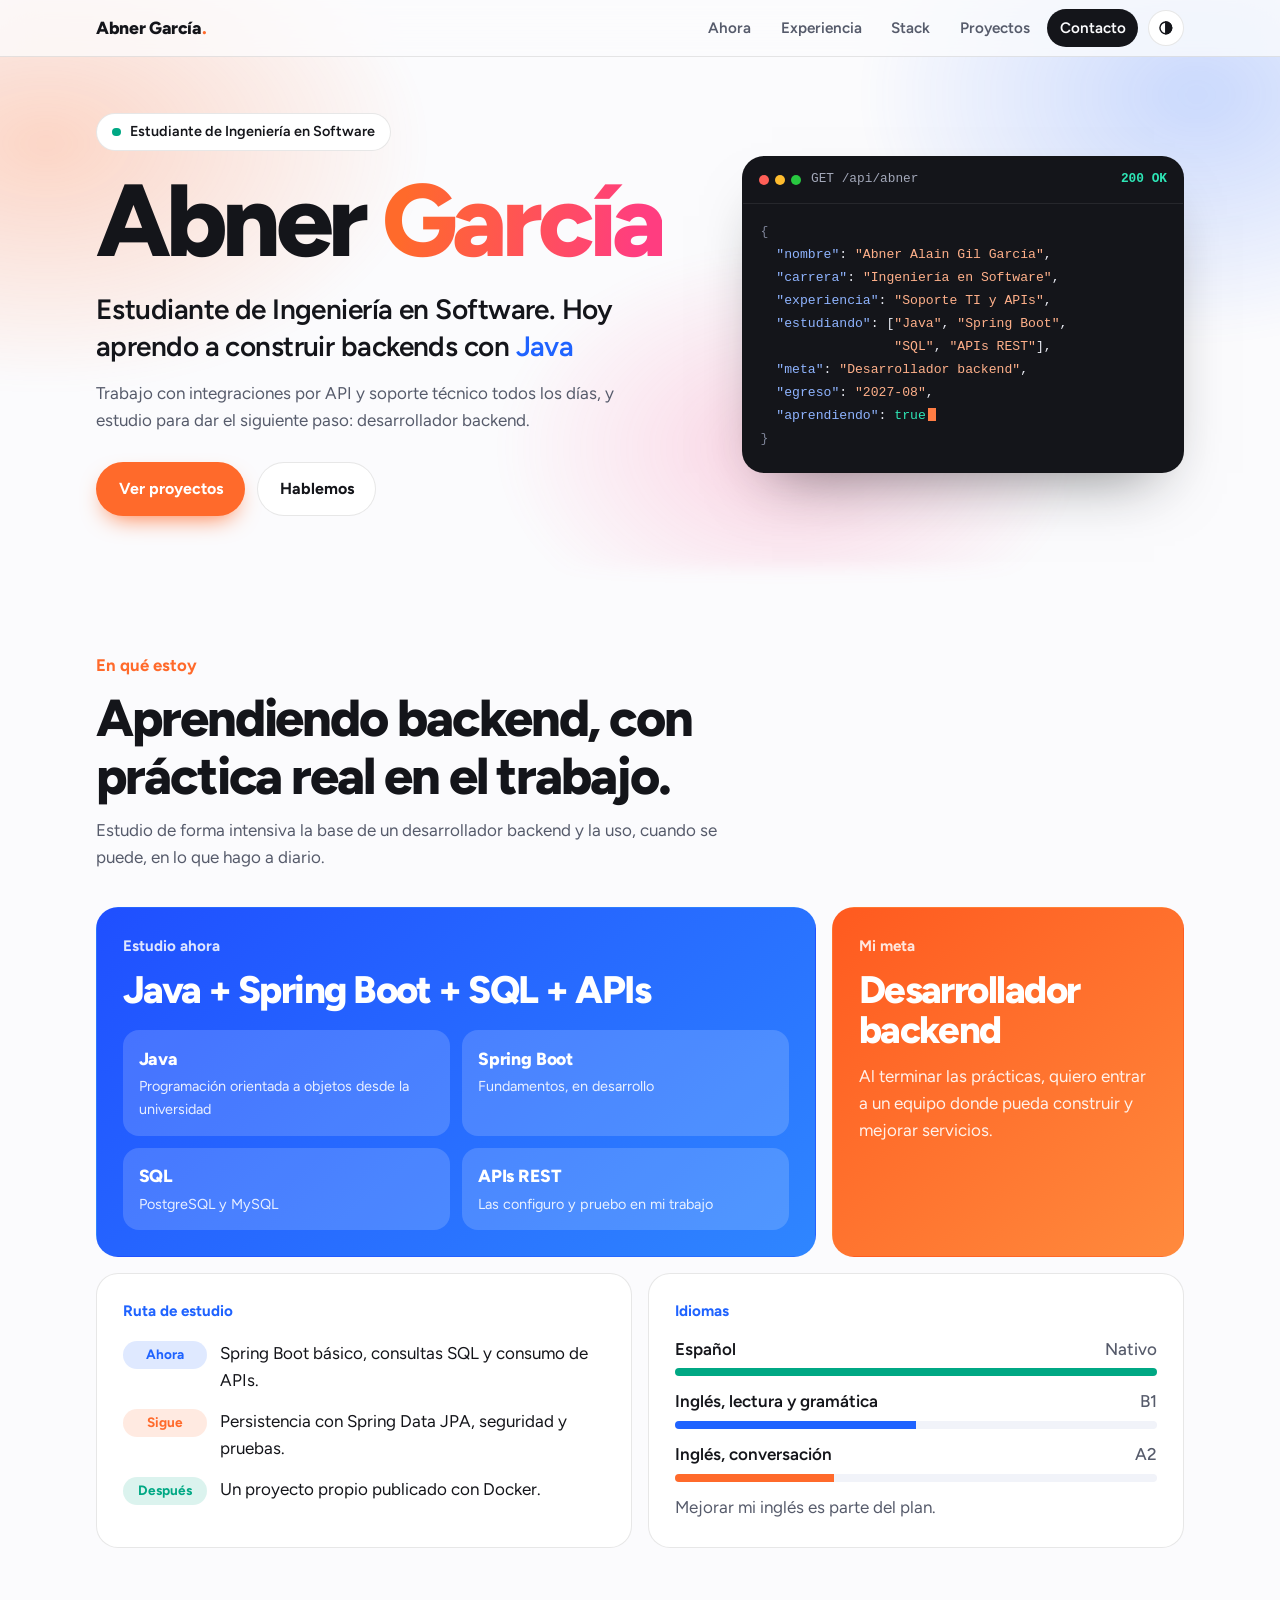
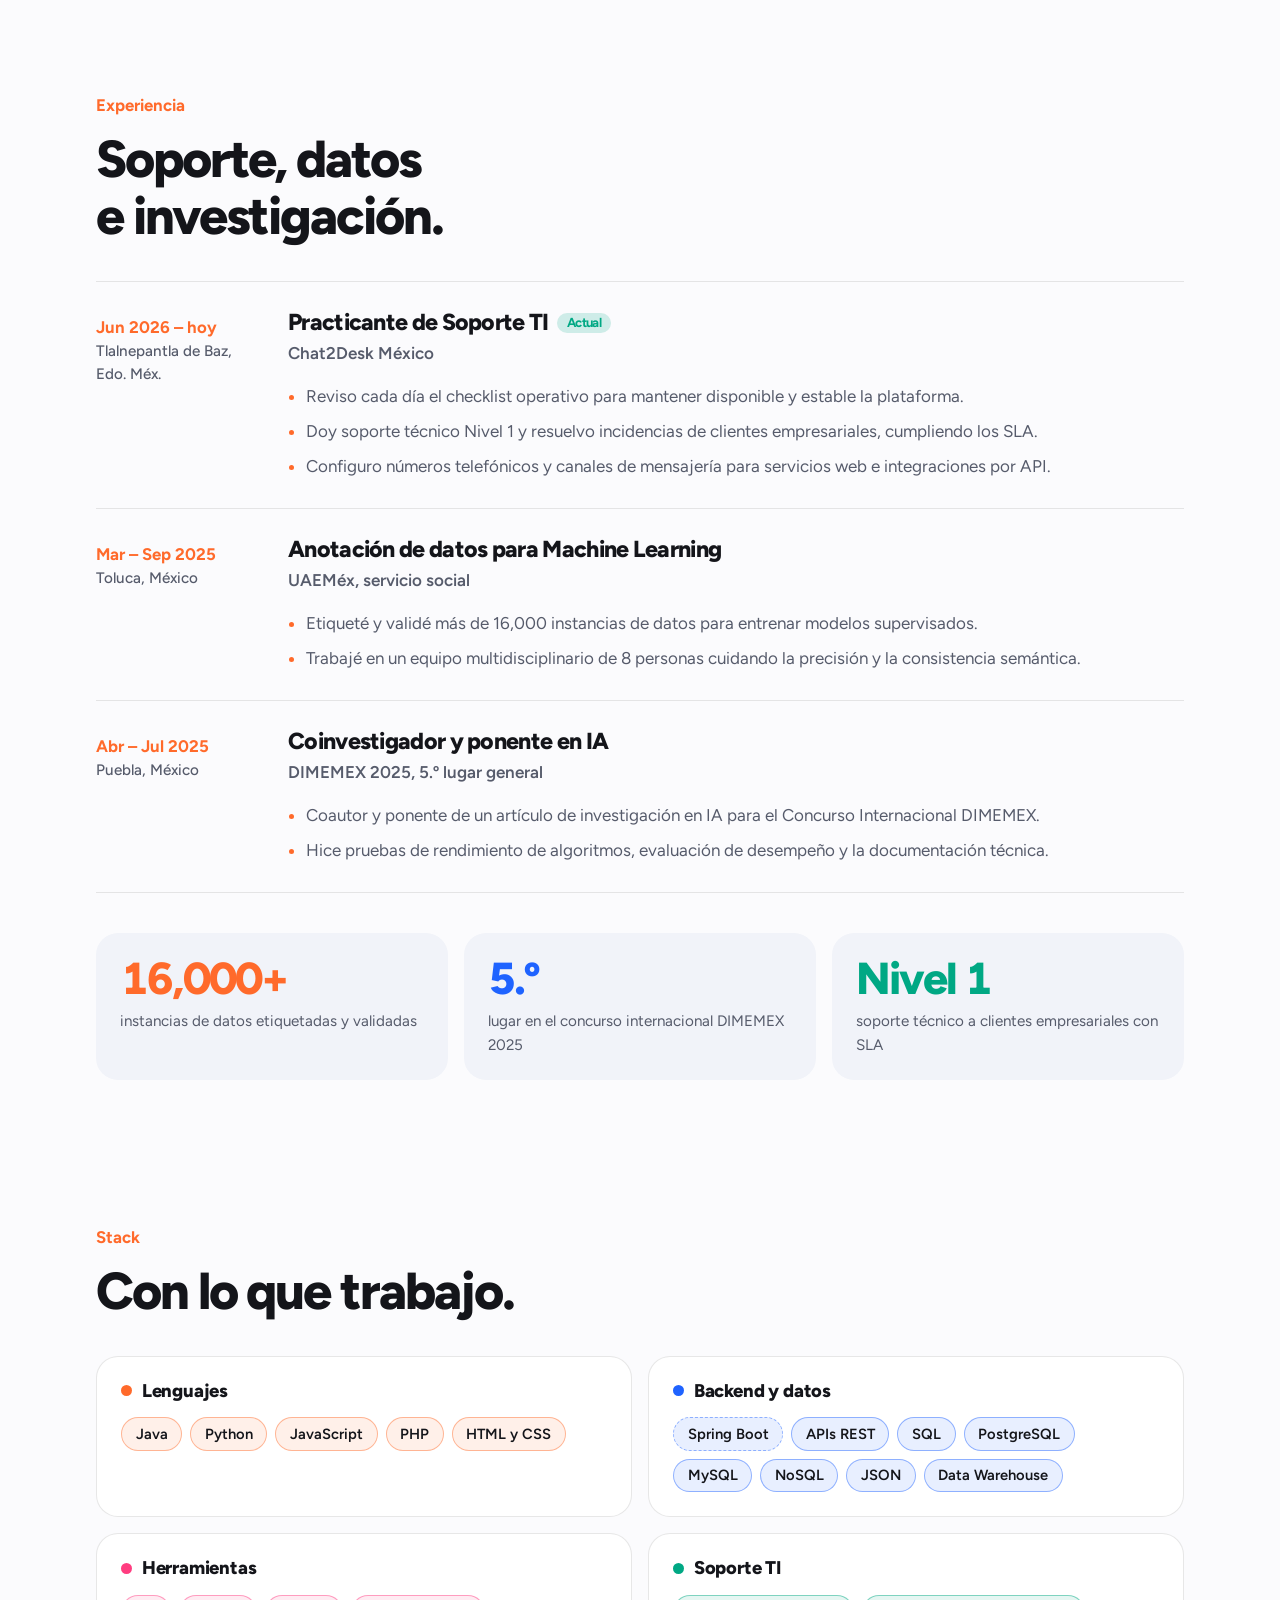
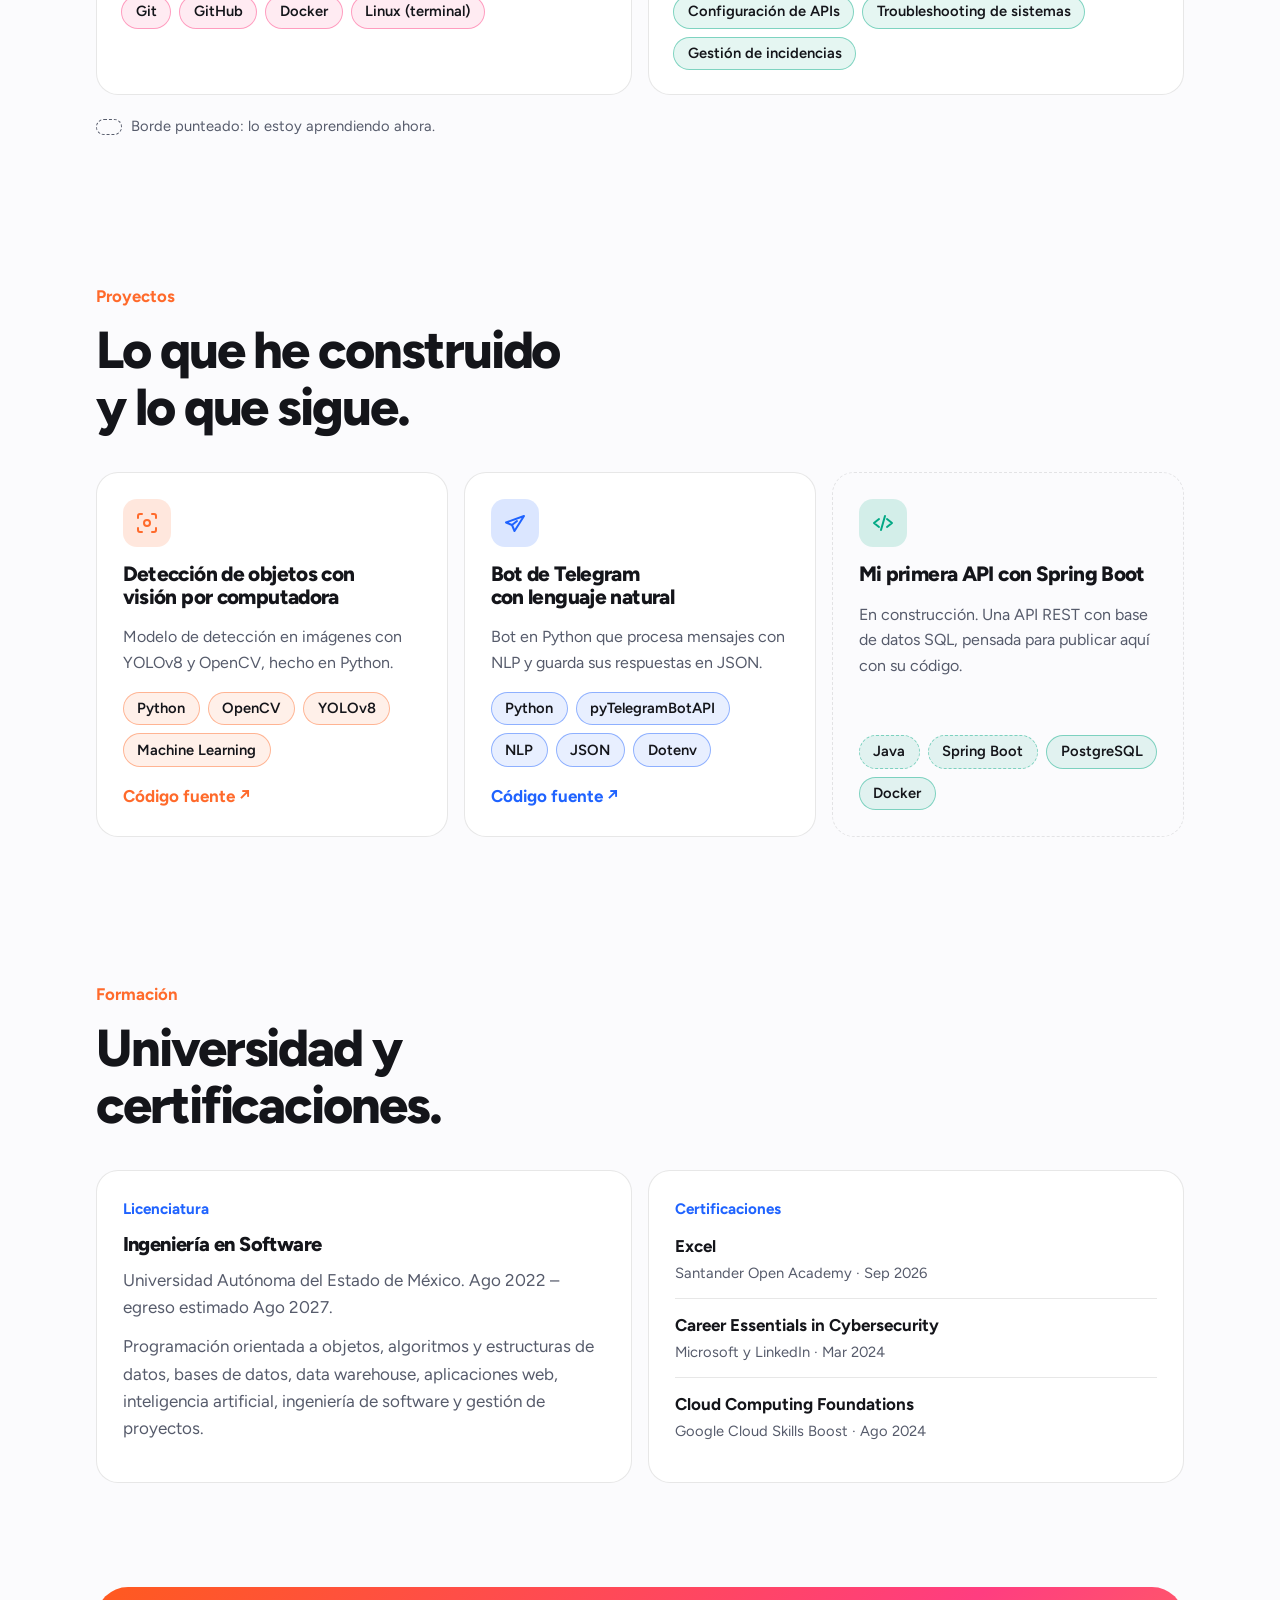
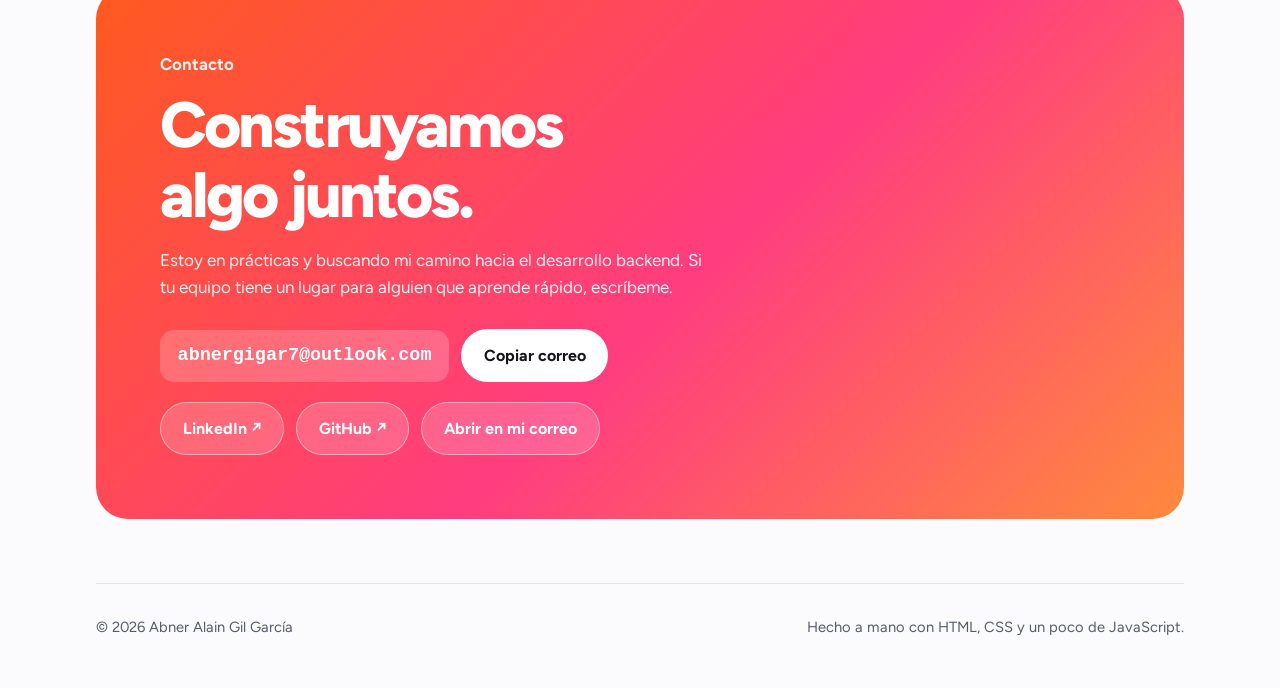
<file: index.html>
<!doctype html>
<html lang="es">
<head>
  <meta charset="utf-8">
  <meta name="viewport" content="width=device-width, initial-scale=1, viewport-fit=cover">
  <title>Portafolio Abner García</title>
  <meta name="description" content="Abner García, estudiante de Ingeniería en Software que aprende desarrollo backend con Java, Spring Boot, SQL y APIs.">

  <!-- Tipografía: una sola familia para que cargue rápido -->
  <link rel="preconnect" href="https://fonts.googleapis.com">
  <link rel="preconnect" href="https://fonts.gstatic.com" crossorigin>
  <link rel="stylesheet" href="https://fonts.googleapis.com/css2?family=Figtree:wght@400;500;600;700;800&display=swap">

  <!-- Estilos: de lo general a lo particular -->
  <link rel="stylesheet" href="css/tokens.css">
  <link rel="stylesheet" href="css/base.css">
  <link rel="stylesheet" href="css/layout.css">
  <link rel="stylesheet" href="css/components.css">
  <link rel="stylesheet" href="css/animations.css">
  <link rel="stylesheet" href="css/sections/nav.css">
  <link rel="stylesheet" href="css/sections/hero.css">
  <link rel="stylesheet" href="css/sections/now.css">
  <link rel="stylesheet" href="css/sections/experience.css">
  <link rel="stylesheet" href="css/sections/stack.css">
  <link rel="stylesheet" href="css/sections/projects.css">
  <link rel="stylesheet" href="css/sections/education.css">
  <link rel="stylesheet" href="css/sections/contact.css">
</head>
<body>

  <div class="scroll-progress" aria-hidden="true"><i class="scroll-progress__bar" data-progress-bar></i></div>

  <!-- ===================== NAVEGACIÓN ===================== -->
  <header class="site-nav">
    <div class="container site-nav__inner">
      <a class="site-nav__brand" href="#inicio">Abner García<span>.</span></a>
      <nav class="site-nav__links" aria-label="Principal">
        <a class="site-nav__link" href="#ahora">Ahora</a>
        <a class="site-nav__link" href="#experiencia">Experiencia</a>
        <a class="site-nav__link" href="#stack">Stack</a>
        <a class="site-nav__link" href="#proyectos">Proyectos</a>
        <a class="site-nav__link site-nav__link--cta" href="#contacto">Contacto</a>
        <button class="theme-toggle" type="button" data-theme-toggle aria-label="Cambiar entre tema claro y oscuro">
          <svg viewBox="0 0 24 24" fill="none" stroke="currentColor" stroke-width="2" stroke-linecap="round" aria-hidden="true"><circle cx="12" cy="12" r="8"/><path d="M12 4a8 8 0 0 1 0 16z" fill="currentColor"/></svg>
        </button>
      </nav>
    </div>
  </header>

  <main class="container">

    <!-- ===================== INICIO ===================== -->
    <section class="hero" id="inicio">
      <div class="hero__grid">
        <div class="hero__intro">
          <span class="badge"><i class="badge__dot"></i>Estudiante de Ingeniería en Software</span>
          <h1 class="hero__name">Abner <span class="hero__name-accent">García</span></h1>
          <p class="hero__lead">
            Estudiante de Ingeniería en Software. Hoy aprendo a construir backends con
            <span class="rotator" data-rotator>
              <span class="rotator__word is-active">Java</span>
              <span class="rotator__word">Spring Boot</span>
              <span class="rotator__word">SQL</span>
              <span class="rotator__word">APIs REST</span>
            </span>
          </p>
          <p class="hero__text">Trabajo con integraciones por API y soporte técnico todos los días, y estudio para dar el siguiente paso: desarrollador backend.</p>
          <div class="hero__actions">
            <a class="btn btn--primary" href="#proyectos">Ver proyectos</a>
            <a class="btn btn--secondary" href="#contacto">Hablemos</a>
          </div>
        </div>

        <figure class="code-window reveal" aria-label="Ejemplo de respuesta de una API con los datos de Abner">
          <div class="code-window__bar">
            <span class="code-window__lights" aria-hidden="true"><i></i><i></i><i></i></span>
            <span class="code-window__request">GET /api/abner</span>
            <span class="code-window__status">200 OK</span>
          </div>
<pre class="code-window__body"><span class="tok-punct">{</span>
  <span class="tok-key">"nombre"</span>: <span class="tok-str">"Abner Alain Gil García"</span>,
  <span class="tok-key">"carrera"</span>: <span class="tok-str">"Ingeniería en Software"</span>,
  <span class="tok-key">"experiencia"</span>: <span class="tok-str">"Soporte TI y APIs"</span>,
  <span class="tok-key">"estudiando"</span>: [<span class="tok-str">"Java"</span>, <span class="tok-str">"Spring Boot"</span>,
                 <span class="tok-str">"SQL"</span>, <span class="tok-str">"APIs REST"</span>],
  <span class="tok-key">"meta"</span>: <span class="tok-str">"Desarrollador backend"</span>,
  <span class="tok-key">"egreso"</span>: <span class="tok-str">"2027-08"</span>,
  <span class="tok-key">"aprendiendo"</span>: <span class="tok-bool">true</span><span class="code-window__cursor"></span>
<span class="tok-punct">}</span></pre>
        </figure>
      </div>
    </section>

    <!-- ===================== EN QUÉ ESTOY ===================== -->
    <section class="section" id="ahora">
      <div class="section__head reveal">
        <span class="section__eyebrow">En qué estoy</span>
        <h2 class="section__title">Aprendiendo backend, con práctica real en el trabajo.</h2>
        <p class="section__text">Estudio de forma intensiva la base de un desarrollador backend y la uso, cuando se puede, en lo que hago a diario.</p>
      </div>

      <div class="bento">
        <article class="card card--blue span-4 reveal">
          <span class="card__label">Estudio ahora</span>
          <h3 class="card__title card__title--big">Java + Spring Boot + SQL + APIs</h3>
          <ul class="skill-grid">
            <li class="skill-grid__item"><b class="skill-grid__name">Java</b><span class="skill-grid__note">Programación orientada a objetos desde la universidad</span></li>
            <li class="skill-grid__item"><b class="skill-grid__name">Spring Boot</b><span class="skill-grid__note">Fundamentos, en desarrollo</span></li>
            <li class="skill-grid__item"><b class="skill-grid__name">SQL</b><span class="skill-grid__note">PostgreSQL y MySQL</span></li>
            <li class="skill-grid__item"><b class="skill-grid__name">APIs REST</b><span class="skill-grid__note">Las configuro y pruebo en mi trabajo</span></li>
          </ul>
        </article>

        <article class="card card--orange span-2 reveal">
          <span class="card__label">Mi meta</span>
          <h3 class="card__title card__title--big">Desarrollador backend</h3>
          <p class="card__text">Al terminar las prácticas, quiero entrar a un equipo donde pueda construir y mejorar servicios.</p>
        </article>

        <article class="card card--plain span-3 reveal">
          <span class="card__label">Ruta de estudio</span>
          <ol class="roadmap">
            <li class="roadmap__step"><span class="roadmap__stage">Ahora</span><span>Spring Boot básico, consultas SQL y consumo de APIs.</span></li>
            <li class="roadmap__step"><span class="roadmap__stage">Sigue</span><span>Persistencia con Spring Data JPA, seguridad y pruebas.</span></li>
            <li class="roadmap__step"><span class="roadmap__stage">Después</span><span>Un proyecto propio publicado con Docker.</span></li>
          </ol>
        </article>

        <article class="card card--plain span-3 reveal">
          <span class="card__label">Idiomas</span>
          <div class="level" style="--value:100%; --accent:var(--mint)">
            <div class="level__row"><span>Español</span><span class="level__value">Nativo</span></div>
            <span class="level__bar" aria-hidden="true"><i></i></span>
          </div>
          <div class="level" style="--value:50%; --accent:var(--blue)">
            <div class="level__row"><span>Inglés, lectura y gramática</span><span class="level__value">B1</span></div>
            <span class="level__bar" aria-hidden="true"><i></i></span>
          </div>
          <div class="level" style="--value:33%; --accent:var(--orange)">
            <div class="level__row"><span>Inglés, conversación</span><span class="level__value">A2</span></div>
            <span class="level__bar" aria-hidden="true"><i></i></span>
          </div>
          <p class="card__text">Mejorar mi inglés es parte del plan.</p>
        </article>
      </div>
    </section>

    <!-- ===================== EXPERIENCIA ===================== -->
    <section class="section" id="experiencia">
      <div class="section__head reveal">
        <span class="section__eyebrow">Experiencia</span>
        <h2 class="section__title">Soporte, datos e investigación.</h2>
      </div>

      <ol class="timeline">
        <li class="timeline__item reveal">
          <div class="timeline__when"><span class="timeline__dates">Jun 2026 – hoy</span>Tlalnepantla de Baz, Edo. Méx.</div>
          <div>
            <h3 class="timeline__role">Practicante de Soporte TI<span class="tag">Actual</span></h3>
            <p class="timeline__org">Chat2Desk México</p>
            <ul class="timeline__list">
              <li>Reviso cada día el checklist operativo para mantener disponible y estable la plataforma.</li>
              <li>Doy soporte técnico Nivel 1 y resuelvo incidencias de clientes empresariales, cumpliendo los SLA.</li>
              <li>Configuro números telefónicos y canales de mensajería para servicios web e integraciones por API.</li>
            </ul>
          </div>
        </li>
        <li class="timeline__item reveal">
          <div class="timeline__when"><span class="timeline__dates">Mar – Sep 2025</span>Toluca, México</div>
          <div>
            <h3 class="timeline__role">Anotación de datos para Machine Learning</h3>
            <p class="timeline__org">UAEMéx, servicio social</p>
            <ul class="timeline__list">
              <li>Etiqueté y validé más de 16,000 instancias de datos para entrenar modelos supervisados.</li>
              <li>Trabajé en un equipo multidisciplinario de 8 personas cuidando la precisión y la consistencia semántica.</li>
            </ul>
          </div>
        </li>
        <li class="timeline__item reveal">
          <div class="timeline__when"><span class="timeline__dates">Abr – Jul 2025</span>Puebla, México</div>
          <div>
            <h3 class="timeline__role">Coinvestigador y ponente en IA</h3>
            <p class="timeline__org">DIMEMEX 2025, 5.º lugar general</p>
            <ul class="timeline__list">
              <li>Coautor y ponente de un artículo de investigación en IA para el Concurso Internacional DIMEMEX.</li>
              <li>Hice pruebas de rendimiento de algoritmos, evaluación de desempeño y la documentación técnica.</li>
            </ul>
          </div>
        </li>
      </ol>

      <div class="stats">
        <div class="stat reveal"><b class="stat__value">16,000+</b><span class="stat__label">instancias de datos etiquetadas y validadas</span></div>
        <div class="stat reveal"><b class="stat__value">5.º</b><span class="stat__label">lugar en el concurso internacional DIMEMEX 2025</span></div>
        <div class="stat reveal"><b class="stat__value">Nivel 1</b><span class="stat__label">soporte técnico a clientes empresariales con SLA</span></div>
      </div>
    </section>

    <!-- ===================== STACK ===================== -->
    <section class="section" id="stack">
      <div class="section__head reveal">
        <span class="section__eyebrow">Stack</span>
        <h2 class="section__title">Con lo que trabajo.</h2>
      </div>

      <div class="stack-grid">
        <div class="stack-group stack-group--orange reveal">
          <h3 class="stack-group__title">Lenguajes</h3>
          <div class="chip-list">
            <span class="chip">Java</span><span class="chip">Python</span><span class="chip">JavaScript</span><span class="chip">PHP</span><span class="chip">HTML y CSS</span>
          </div>
        </div>
        <div class="stack-group stack-group--blue reveal">
          <h3 class="stack-group__title">Backend y datos</h3>
          <div class="chip-list">
            <span class="chip chip--learning">Spring Boot</span><span class="chip">APIs REST</span><span class="chip">SQL</span><span class="chip">PostgreSQL</span><span class="chip">MySQL</span><span class="chip">NoSQL</span><span class="chip">JSON</span><span class="chip">Data Warehouse</span>
          </div>
        </div>
        <div class="stack-group stack-group--pink reveal">
          <h3 class="stack-group__title">Herramientas</h3>
          <div class="chip-list">
            <span class="chip">Git</span><span class="chip">GitHub</span><span class="chip">Docker</span><span class="chip">Linux (terminal)</span>
          </div>
        </div>
        <div class="stack-group stack-group--mint reveal">
          <h3 class="stack-group__title">Soporte TI</h3>
          <div class="chip-list">
            <span class="chip">Configuración de APIs</span><span class="chip">Troubleshooting de sistemas</span><span class="chip">Gestión de incidencias</span>
          </div>
        </div>
      </div>
      <p class="stack-legend"><i class="stack-legend__sample"></i>Borde punteado: lo estoy aprendiendo ahora.</p>
    </section>

    <!-- ===================== PROYECTOS ===================== -->
    <section class="section" id="proyectos">
      <div class="section__head reveal">
        <span class="section__eyebrow">Proyectos</span>
        <h2 class="section__title">Lo que he construido y lo que sigue.</h2>
      </div>

      <div class="projects">
        <article class="project project--orange reveal">
          <div class="project__icon"><svg viewBox="0 0 24 24" fill="none" stroke="currentColor" stroke-width="2" stroke-linecap="round" stroke-linejoin="round" aria-hidden="true"><path d="M3 7V5a2 2 0 0 1 2-2h2M17 3h2a2 2 0 0 1 2 2v2M21 17v2a2 2 0 0 1-2 2h-2M7 21H5a2 2 0 0 1-2-2v-2"/><circle cx="12" cy="12" r="3"/></svg></div>
          <h3 class="project__title">Detección de objetos con visión por computadora</h3>
          <p class="project__text">Modelo de detección en imágenes con YOLOv8 y OpenCV, hecho en Python.</p>
          <div class="chip-list"><span class="chip">Python</span><span class="chip">OpenCV</span><span class="chip">YOLOv8</span><span class="chip">Machine Learning</span></div>
          <a class="project__link" href="https://github.com/AbnerAlg/book-detection-computer-vision" target="_blank" rel="noopener">Código fuente ↗</a>
        </article>

        <article class="project project--blue reveal">
          <div class="project__icon"><svg viewBox="0 0 24 24" fill="none" stroke="currentColor" stroke-width="2" stroke-linecap="round" stroke-linejoin="round" aria-hidden="true"><path d="M21 5 3 11.5l6 2.5 2.5 6L21 5z"/><path d="m9 14 5-4"/></svg></div>
          <h3 class="project__title">Bot de Telegram con lenguaje natural</h3>
          <p class="project__text">Bot en Python que procesa mensajes con NLP y guarda sus respuestas en JSON.</p>
          <div class="chip-list"><span class="chip">Python</span><span class="chip">pyTelegramBotAPI</span><span class="chip">NLP</span><span class="chip">JSON</span><span class="chip">Dotenv</span></div>
          <a class="project__link" href="https://github.com/AbnerAlg/telegram-nlp-chatbot" target="_blank" rel="noopener">Código fuente ↗</a>
        </article>

        <article class="project project--mint project--upcoming reveal">
          <div class="project__icon"><svg viewBox="0 0 24 24" fill="none" stroke="currentColor" stroke-width="2" stroke-linecap="round" stroke-linejoin="round" aria-hidden="true"><path d="m8 8-5 4 5 4M16 8l5 4-5 4M14 5l-4 14"/></svg></div>
          <h3 class="project__title">Mi primera API con Spring Boot</h3>
          <p class="project__text">En construcción. Una API REST con base de datos SQL, pensada para publicar aquí con su código.</p>
          <div class="chip-list"><span class="chip chip--learning">Java</span><span class="chip chip--learning">Spring Boot</span><span class="chip">PostgreSQL</span><span class="chip">Docker</span></div>
        </article>
      </div>
    </section>

    <!-- ===================== FORMACIÓN ===================== -->
    <section class="section" id="formacion">
      <div class="section__head reveal">
        <span class="section__eyebrow">Formación</span>
        <h2 class="section__title">Universidad y certificaciones.</h2>
      </div>

      <div class="education">
        <article class="card card--plain reveal">
          <span class="card__label">Licenciatura</span>
          <h3 class="card__title">Ingeniería en Software</h3>
          <p class="card__text">Universidad Autónoma del Estado de México. Ago 2022 – egreso estimado Ago 2027.</p>
          <p class="card__text">Programación orientada a objetos, algoritmos y estructuras de datos, bases de datos, data warehouse, aplicaciones web, inteligencia artificial, ingeniería de software y gestión de proyectos.</p>
        </article>
        <article class="card card--plain reveal">
          <span class="card__label">Certificaciones</span>
          <ul class="cert-list">
            <li class="cert-list__item"><b class="cert-list__name">Excel</b><span class="cert-list__meta">Santander Open Academy · Sep 2026</span></li>
            <li class="cert-list__item"><b class="cert-list__name">Career Essentials in Cybersecurity</b><span class="cert-list__meta">Microsoft y LinkedIn · Mar 2024</span></li>
            <li class="cert-list__item"><b class="cert-list__name">Cloud Computing Foundations</b><span class="cert-list__meta">Google Cloud Skills Boost · Ago 2024</span></li>
          </ul>
        </article>
      </div>
    </section>

    <!-- ===================== CONTACTO ===================== -->
    <section class="contact reveal" id="contacto">
      <span class="section__eyebrow section__eyebrow--light">Contacto</span>
      <h2 class="contact__title">Construyamos algo juntos.</h2>
      <p class="contact__text">Estoy en prácticas y buscando mi camino hacia el desarrollo backend. Si tu equipo tiene un lugar para alguien que aprende rápido, escríbeme.</p>
      <div class="contact__mail">
        <code class="contact__address" id="correo">abnergigar7@outlook.com</code>
        <button class="btn btn--light" type="button" data-copy="#correo">Copiar correo</button>
      </div>
      <div class="contact__actions">
        <a class="btn btn--ghost" href="https://www.linkedin.com/in/abneralg" target="_blank" rel="noopener">LinkedIn ↗</a>
        <a class="btn btn--ghost" href="https://github.com/AbnerAlg" target="_blank" rel="noopener">GitHub ↗</a>
        <a class="btn btn--ghost" href="mailto:abnergigar7@outlook.com">Abrir en mi correo</a>
      </div>
    </section>

    <footer class="site-footer">
      <span>© 2026 Abner Alain Gil García</span>
      <span>Hecho a mano con HTML, CSS y un poco de JavaScript.</span>
    </footer>

  </main>

  <!-- Comportamiento: un archivo por función -->
  <script src="js/theme.js" defer></script>
  <script src="js/rotator.js" defer></script>
  <script src="js/reveal.js" defer></script>
  <script src="js/progress.js" defer></script>
  <script src="js/copy-email.js" defer></script>
</body>
</html>
</file>
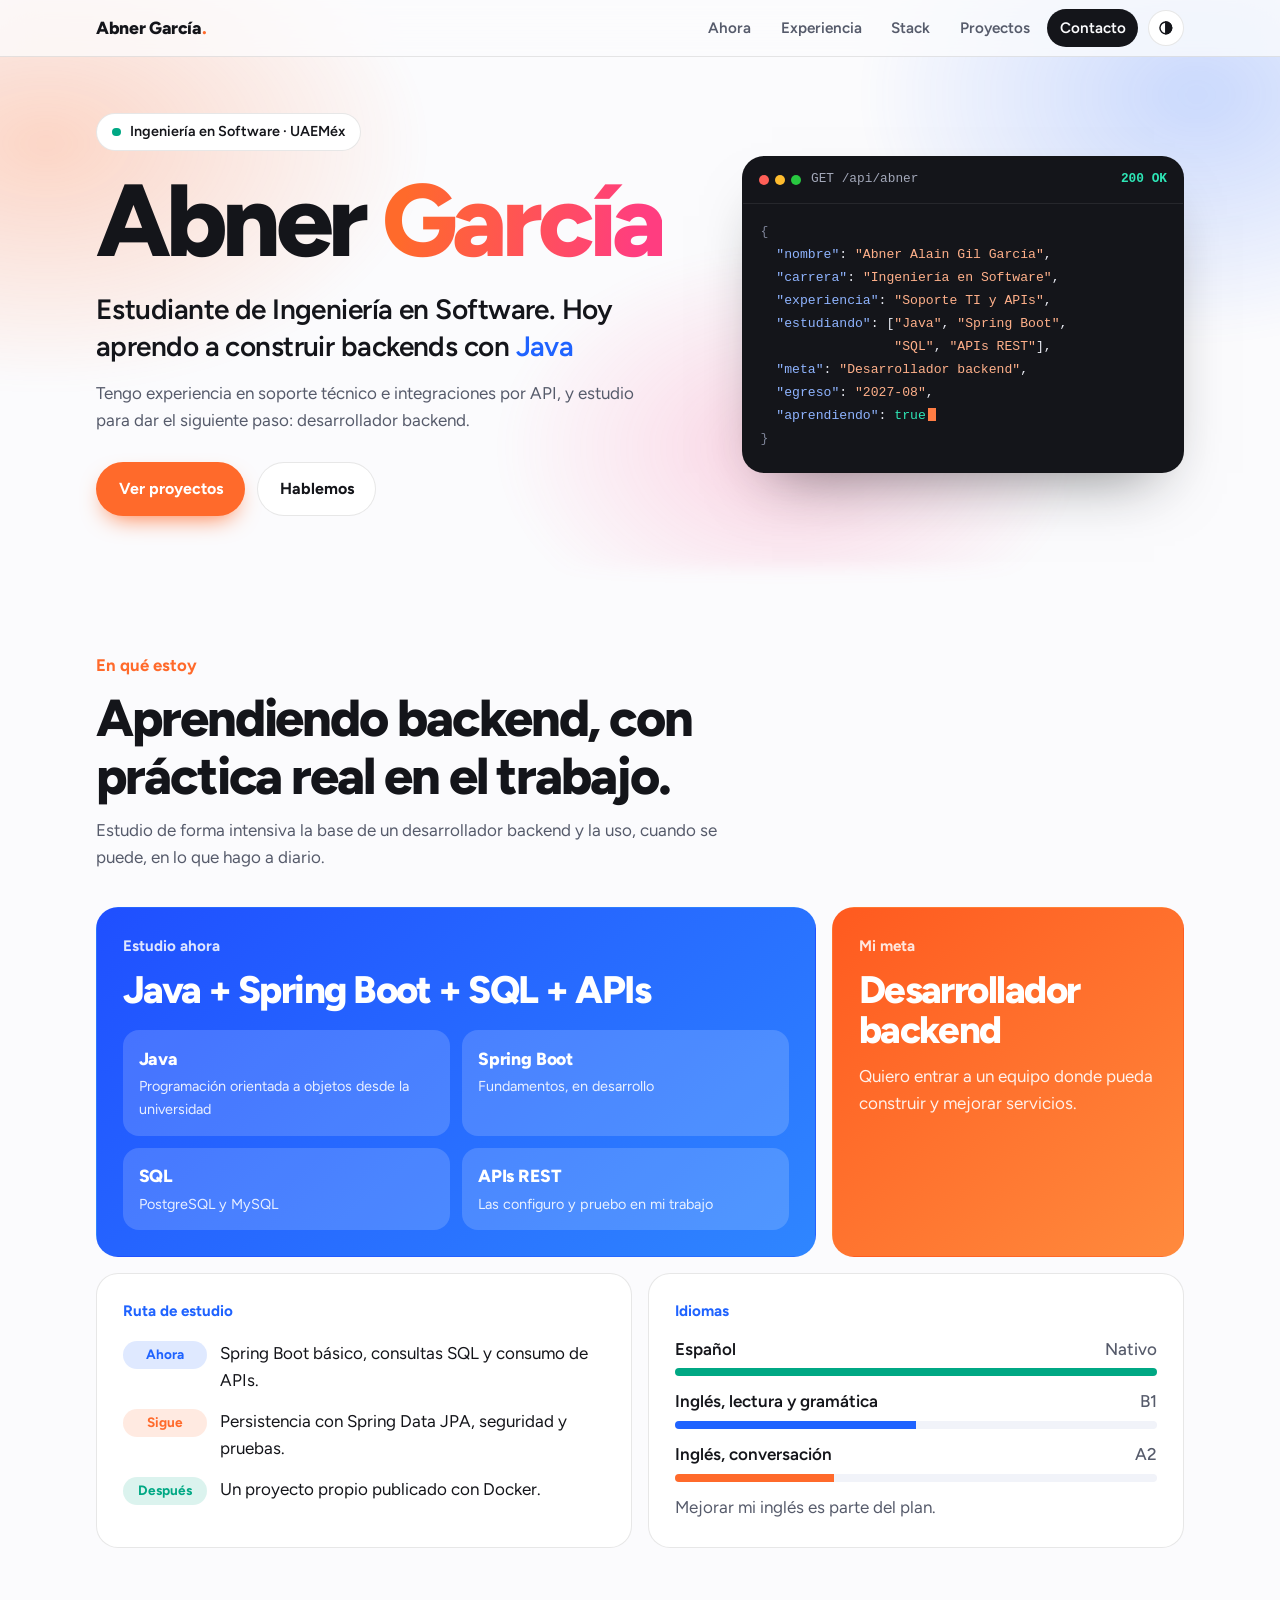
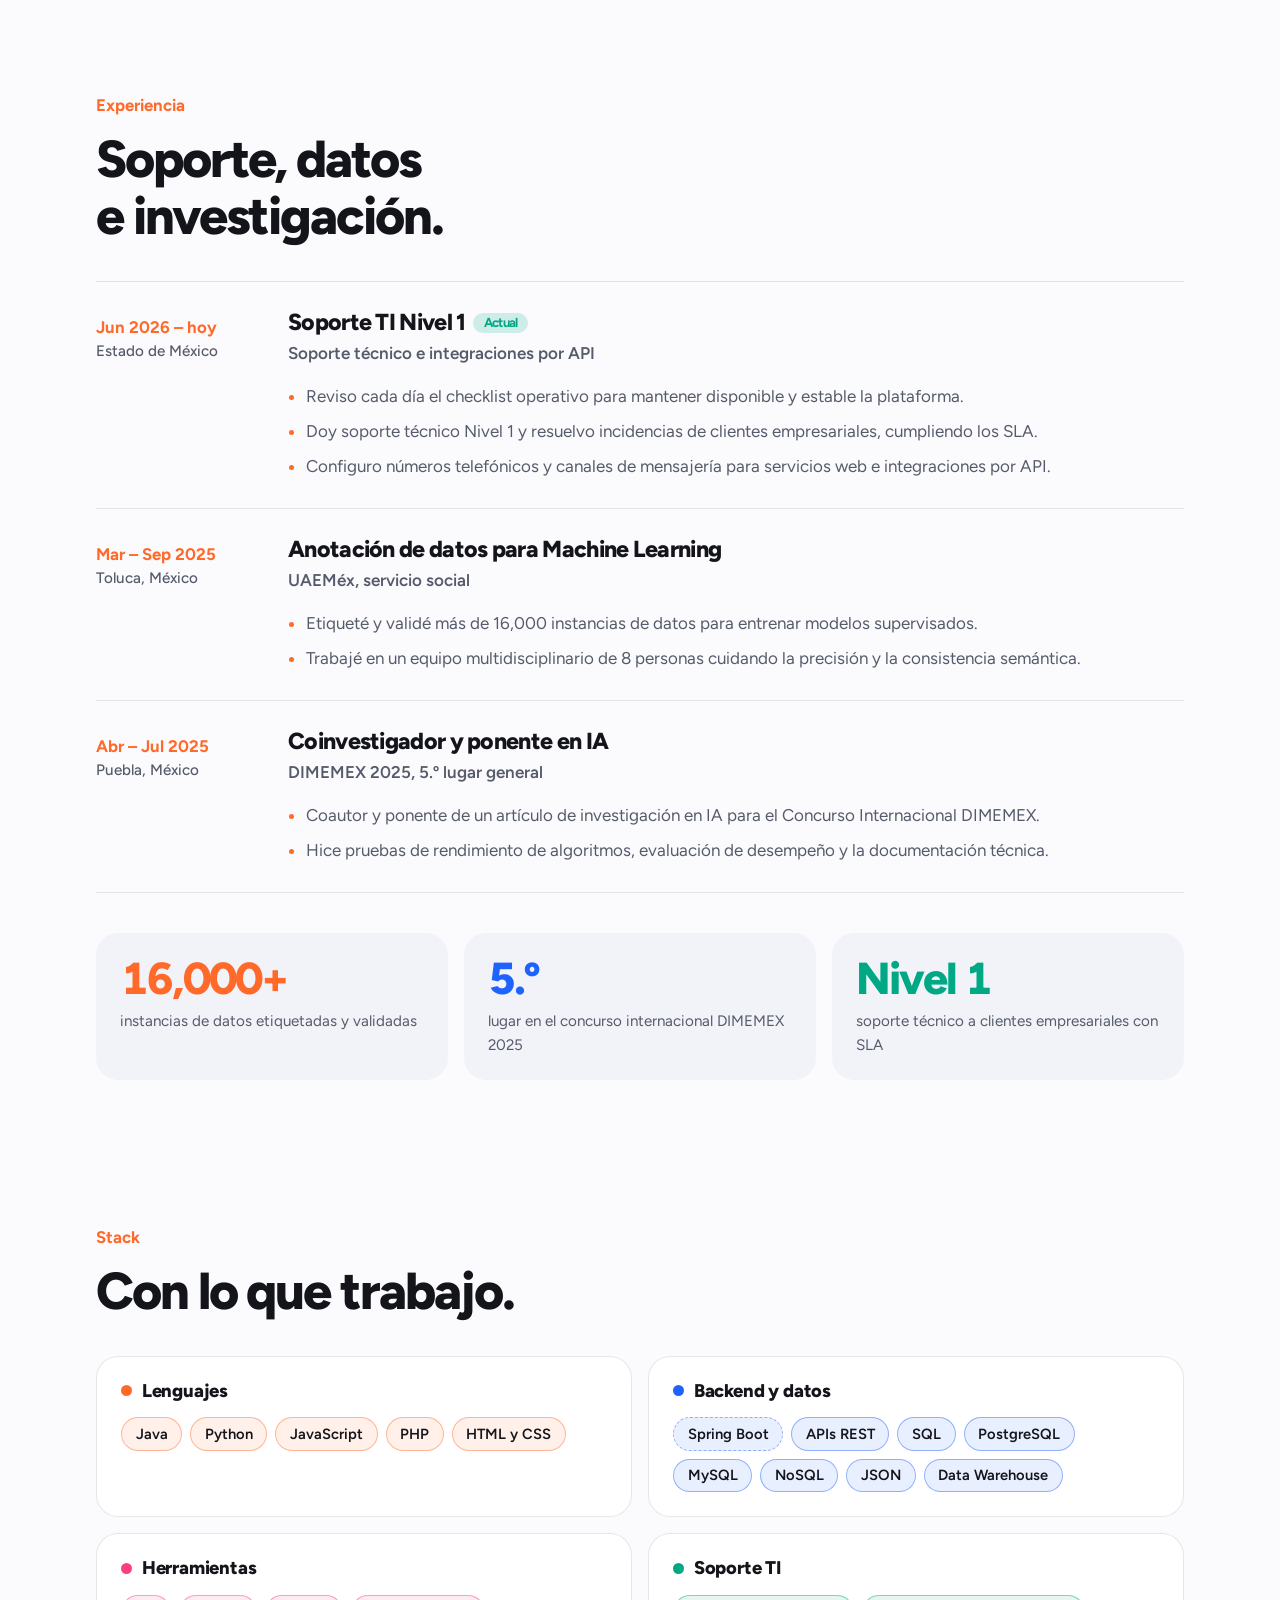
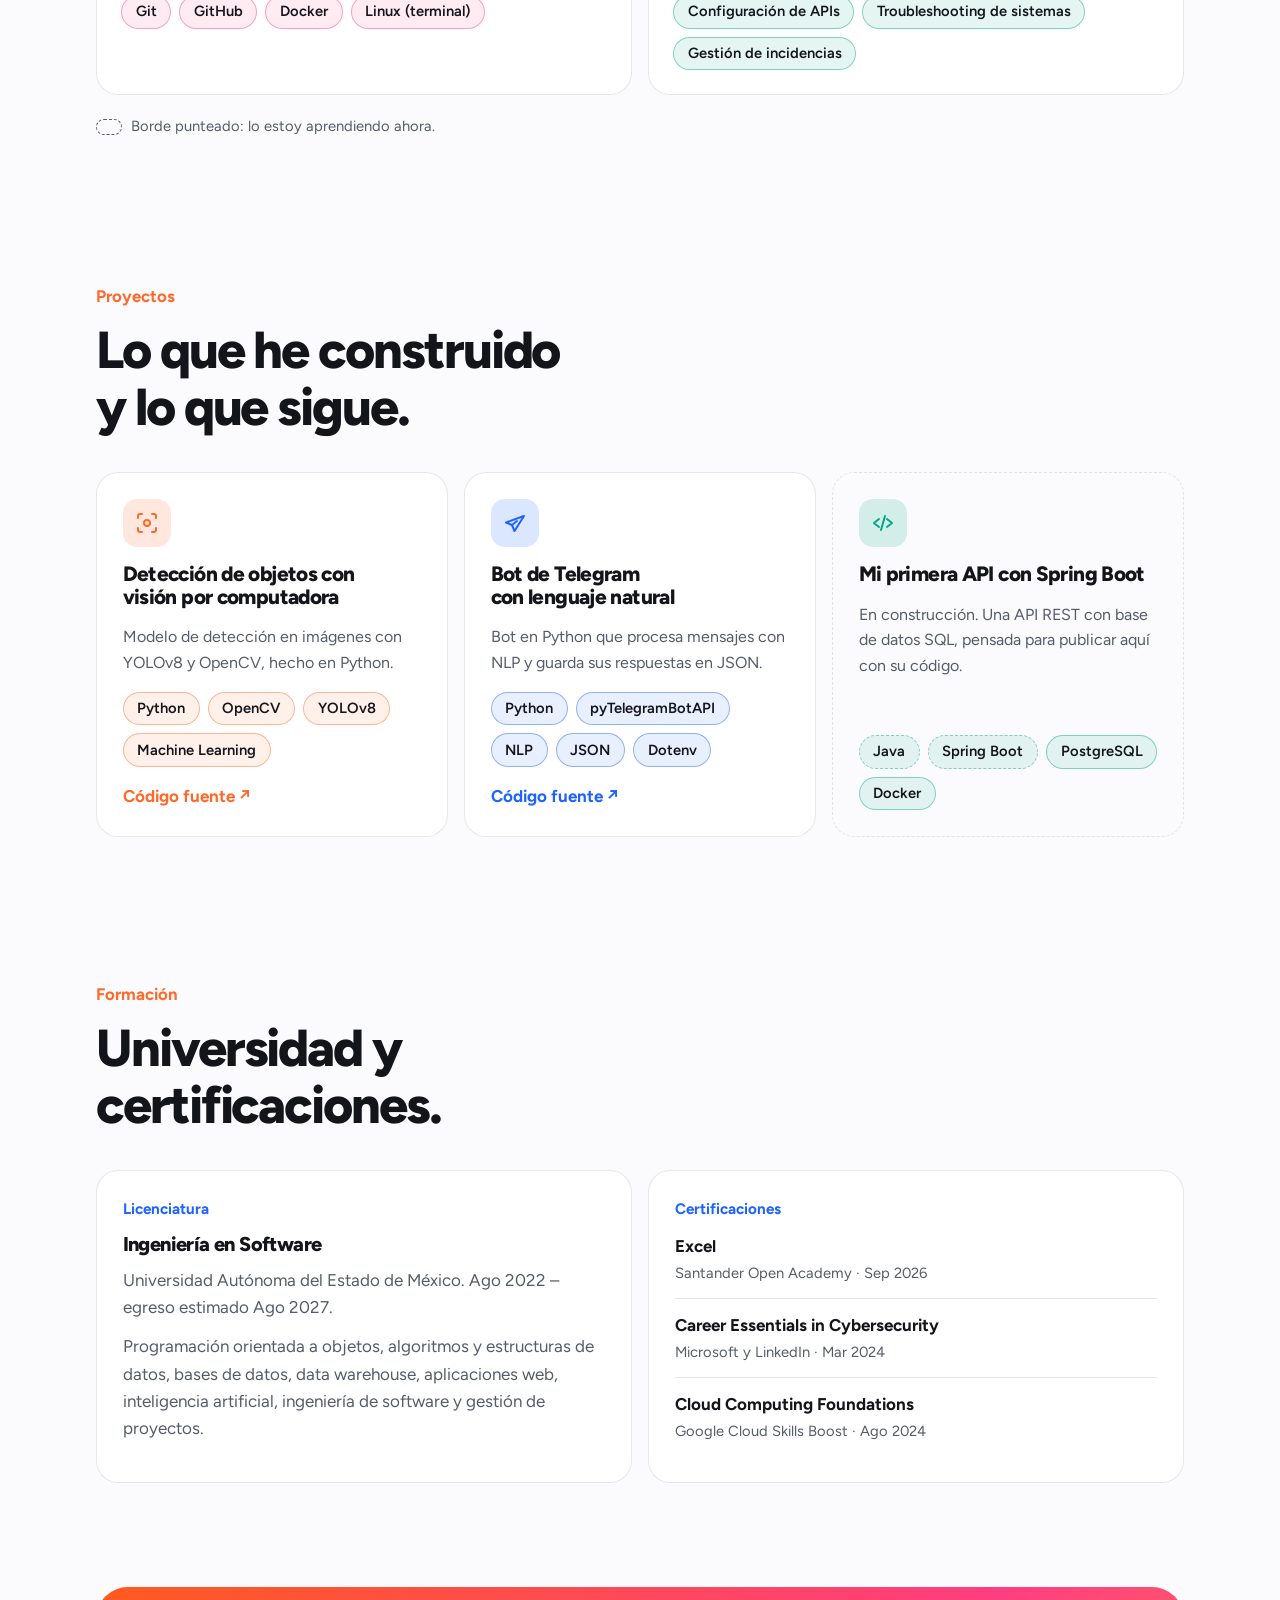
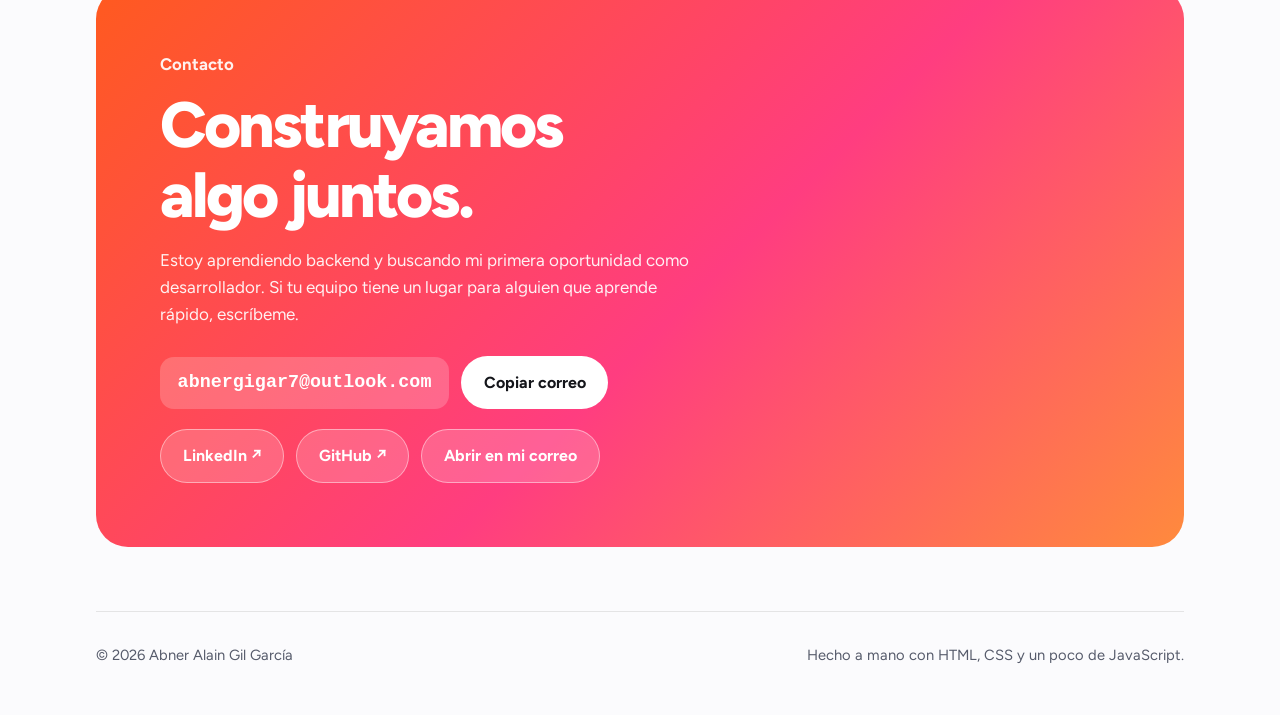
<file: portfolio-abner/index.html>
<!doctype html>
<html lang="es">
<head>
  <meta charset="utf-8">
  <meta name="viewport" content="width=device-width, initial-scale=1, viewport-fit=cover">
  <title>Portafolio Abner García</title>
  <meta name="description" content="Abner García, estudiante de Ingeniería en Software que aprende desarrollo backend con Java, Spring Boot, SQL y APIs.">

  <!-- Tipografía: una sola familia para que cargue rápido -->
  <link rel="preconnect" href="https://fonts.googleapis.com">
  <link rel="preconnect" href="https://fonts.gstatic.com" crossorigin>
  <link rel="stylesheet" href="https://fonts.googleapis.com/css2?family=Figtree:wght@400;500;600;700;800&display=swap">

  <!-- Estilos: de lo general a lo particular -->
  <link rel="stylesheet" href="css/tokens.css">
  <link rel="stylesheet" href="css/base.css">
  <link rel="stylesheet" href="css/layout.css">
  <link rel="stylesheet" href="css/components.css">
  <link rel="stylesheet" href="css/animations.css">
  <link rel="stylesheet" href="css/sections/nav.css">
  <link rel="stylesheet" href="css/sections/hero.css">
  <link rel="stylesheet" href="css/sections/now.css">
  <link rel="stylesheet" href="css/sections/experience.css">
  <link rel="stylesheet" href="css/sections/stack.css">
  <link rel="stylesheet" href="css/sections/projects.css">
  <link rel="stylesheet" href="css/sections/education.css">
  <link rel="stylesheet" href="css/sections/contact.css">
</head>
<body>

  <div class="scroll-progress" aria-hidden="true"><i class="scroll-progress__bar" data-progress-bar></i></div>

  <!-- ===================== NAVEGACIÓN ===================== -->
  <header class="site-nav">
    <div class="container site-nav__inner">
      <a class="site-nav__brand" href="#inicio">Abner García<span>.</span></a>
      <nav class="site-nav__links" aria-label="Principal">
        <a class="site-nav__link" href="#ahora">Ahora</a>
        <a class="site-nav__link" href="#experiencia">Experiencia</a>
        <a class="site-nav__link" href="#stack">Stack</a>
        <a class="site-nav__link" href="#proyectos">Proyectos</a>
        <a class="site-nav__link site-nav__link--cta" href="#contacto">Contacto</a>
        <button class="theme-toggle" type="button" data-theme-toggle aria-label="Cambiar entre tema claro y oscuro">
          <svg viewBox="0 0 24 24" fill="none" stroke="currentColor" stroke-width="2" stroke-linecap="round" aria-hidden="true"><circle cx="12" cy="12" r="8"/><path d="M12 4a8 8 0 0 1 0 16z" fill="currentColor"/></svg>
        </button>
      </nav>
    </div>
  </header>

  <main class="container">

    <!-- ===================== INICIO ===================== -->
    <section class="hero" id="inicio">
      <div class="hero__grid">
        <div class="hero__intro">
          <span class="badge"><i class="badge__dot"></i>Ingeniería en Software · UAEMéx</span>
          <h1 class="hero__name">Abner <span class="hero__name-accent">García</span></h1>
          <p class="hero__lead">
            Estudiante de Ingeniería en Software. Hoy aprendo a construir backends con
            <span class="rotator" data-rotator>
              <span class="rotator__word is-active">Java</span>
              <span class="rotator__word">Spring Boot</span>
              <span class="rotator__word">SQL</span>
              <span class="rotator__word">APIs REST</span>
            </span>
          </p>
          <p class="hero__text">Tengo experiencia en soporte técnico e integraciones por API, y estudio para dar el siguiente paso: desarrollador backend.</p>
          <div class="hero__actions">
            <a class="btn btn--primary" href="#proyectos">Ver proyectos</a>
            <a class="btn btn--secondary" href="#contacto">Hablemos</a>
          </div>
        </div>

        <figure class="code-window reveal" aria-label="Ejemplo de respuesta de una API con los datos de Abner">
          <div class="code-window__bar">
            <span class="code-window__lights" aria-hidden="true"><i></i><i></i><i></i></span>
            <span class="code-window__request">GET /api/abner</span>
            <span class="code-window__status">200 OK</span>
          </div>
<pre class="code-window__body"><span class="tok-punct">{</span>
  <span class="tok-key">"nombre"</span>: <span class="tok-str">"Abner Alain Gil García"</span>,
  <span class="tok-key">"carrera"</span>: <span class="tok-str">"Ingeniería en Software"</span>,
  <span class="tok-key">"experiencia"</span>: <span class="tok-str">"Soporte TI y APIs"</span>,
  <span class="tok-key">"estudiando"</span>: [<span class="tok-str">"Java"</span>, <span class="tok-str">"Spring Boot"</span>,
                 <span class="tok-str">"SQL"</span>, <span class="tok-str">"APIs REST"</span>],
  <span class="tok-key">"meta"</span>: <span class="tok-str">"Desarrollador backend"</span>,
  <span class="tok-key">"egreso"</span>: <span class="tok-str">"2027-08"</span>,
  <span class="tok-key">"aprendiendo"</span>: <span class="tok-bool">true</span><span class="code-window__cursor"></span>
<span class="tok-punct">}</span></pre>
        </figure>
      </div>
    </section>

    <!-- ===================== EN QUÉ ESTOY ===================== -->
    <section class="section" id="ahora">
      <div class="section__head reveal">
        <span class="section__eyebrow">En qué estoy</span>
        <h2 class="section__title">Aprendiendo backend, con práctica real en el trabajo.</h2>
        <p class="section__text">Estudio de forma intensiva la base de un desarrollador backend y la uso, cuando se puede, en lo que hago a diario.</p>
      </div>

      <div class="bento">
        <article class="card card--blue span-4 reveal">
          <span class="card__label">Estudio ahora</span>
          <h3 class="card__title card__title--big">Java + Spring Boot + SQL + APIs</h3>
          <ul class="skill-grid">
            <li class="skill-grid__item"><b class="skill-grid__name">Java</b><span class="skill-grid__note">Programación orientada a objetos desde la universidad</span></li>
            <li class="skill-grid__item"><b class="skill-grid__name">Spring Boot</b><span class="skill-grid__note">Fundamentos, en desarrollo</span></li>
            <li class="skill-grid__item"><b class="skill-grid__name">SQL</b><span class="skill-grid__note">PostgreSQL y MySQL</span></li>
            <li class="skill-grid__item"><b class="skill-grid__name">APIs REST</b><span class="skill-grid__note">Las configuro y pruebo en mi trabajo</span></li>
          </ul>
        </article>

        <article class="card card--orange span-2 reveal">
          <span class="card__label">Mi meta</span>
          <h3 class="card__title card__title--big">Desarrollador backend</h3>
          <p class="card__text">Quiero entrar a un equipo donde pueda construir y mejorar servicios.</p>
        </article>

        <article class="card card--plain span-3 reveal">
          <span class="card__label">Ruta de estudio</span>
          <ol class="roadmap">
            <li class="roadmap__step"><span class="roadmap__stage">Ahora</span><span>Spring Boot básico, consultas SQL y consumo de APIs.</span></li>
            <li class="roadmap__step"><span class="roadmap__stage">Sigue</span><span>Persistencia con Spring Data JPA, seguridad y pruebas.</span></li>
            <li class="roadmap__step"><span class="roadmap__stage">Después</span><span>Un proyecto propio publicado con Docker.</span></li>
          </ol>
        </article>

        <article class="card card--plain span-3 reveal">
          <span class="card__label">Idiomas</span>
          <div class="level" style="--value:100%; --accent:var(--mint)">
            <div class="level__row"><span>Español</span><span class="level__value">Nativo</span></div>
            <span class="level__bar" aria-hidden="true"><i></i></span>
          </div>
          <div class="level" style="--value:50%; --accent:var(--blue)">
            <div class="level__row"><span>Inglés, lectura y gramática</span><span class="level__value">B1</span></div>
            <span class="level__bar" aria-hidden="true"><i></i></span>
          </div>
          <div class="level" style="--value:33%; --accent:var(--orange)">
            <div class="level__row"><span>Inglés, conversación</span><span class="level__value">A2</span></div>
            <span class="level__bar" aria-hidden="true"><i></i></span>
          </div>
          <p class="card__text">Mejorar mi inglés es parte del plan.</p>
        </article>
      </div>
    </section>

    <!-- ===================== EXPERIENCIA ===================== -->
    <section class="section" id="experiencia">
      <div class="section__head reveal">
        <span class="section__eyebrow">Experiencia</span>
        <h2 class="section__title">Soporte, datos e investigación.</h2>
      </div>

      <ol class="timeline">
        <li class="timeline__item reveal">
          <div class="timeline__when"><span class="timeline__dates">Jun 2026 – hoy</span>Estado de México</div>
          <div>
            <h3 class="timeline__role">Soporte TI Nivel 1<span class="tag">Actual</span></h3>
            <p class="timeline__org">Soporte técnico e integraciones por API</p>
            <ul class="timeline__list">
              <li>Reviso cada día el checklist operativo para mantener disponible y estable la plataforma.</li>
              <li>Doy soporte técnico Nivel 1 y resuelvo incidencias de clientes empresariales, cumpliendo los SLA.</li>
              <li>Configuro números telefónicos y canales de mensajería para servicios web e integraciones por API.</li>
            </ul>
          </div>
        </li>
        <li class="timeline__item reveal">
          <div class="timeline__when"><span class="timeline__dates">Mar – Sep 2025</span>Toluca, México</div>
          <div>
            <h3 class="timeline__role">Anotación de datos para Machine Learning</h3>
            <p class="timeline__org">UAEMéx, servicio social</p>
            <ul class="timeline__list">
              <li>Etiqueté y validé más de 16,000 instancias de datos para entrenar modelos supervisados.</li>
              <li>Trabajé en un equipo multidisciplinario de 8 personas cuidando la precisión y la consistencia semántica.</li>
            </ul>
          </div>
        </li>
        <li class="timeline__item reveal">
          <div class="timeline__when"><span class="timeline__dates">Abr – Jul 2025</span>Puebla, México</div>
          <div>
            <h3 class="timeline__role">Coinvestigador y ponente en IA</h3>
            <p class="timeline__org">DIMEMEX 2025, 5.º lugar general</p>
            <ul class="timeline__list">
              <li>Coautor y ponente de un artículo de investigación en IA para el Concurso Internacional DIMEMEX.</li>
              <li>Hice pruebas de rendimiento de algoritmos, evaluación de desempeño y la documentación técnica.</li>
            </ul>
          </div>
        </li>
      </ol>

      <div class="stats">
        <div class="stat reveal"><b class="stat__value">16,000+</b><span class="stat__label">instancias de datos etiquetadas y validadas</span></div>
        <div class="stat reveal"><b class="stat__value">5.º</b><span class="stat__label">lugar en el concurso internacional DIMEMEX 2025</span></div>
        <div class="stat reveal"><b class="stat__value">Nivel 1</b><span class="stat__label">soporte técnico a clientes empresariales con SLA</span></div>
      </div>
    </section>

    <!-- ===================== STACK ===================== -->
    <section class="section" id="stack">
      <div class="section__head reveal">
        <span class="section__eyebrow">Stack</span>
        <h2 class="section__title">Con lo que trabajo.</h2>
      </div>

      <div class="stack-grid">
        <div class="stack-group stack-group--orange reveal">
          <h3 class="stack-group__title">Lenguajes</h3>
          <div class="chip-list">
            <span class="chip">Java</span><span class="chip">Python</span><span class="chip">JavaScript</span><span class="chip">PHP</span><span class="chip">HTML y CSS</span>
          </div>
        </div>
        <div class="stack-group stack-group--blue reveal">
          <h3 class="stack-group__title">Backend y datos</h3>
          <div class="chip-list">
            <span class="chip chip--learning">Spring Boot</span><span class="chip">APIs REST</span><span class="chip">SQL</span><span class="chip">PostgreSQL</span><span class="chip">MySQL</span><span class="chip">NoSQL</span><span class="chip">JSON</span><span class="chip">Data Warehouse</span>
          </div>
        </div>
        <div class="stack-group stack-group--pink reveal">
          <h3 class="stack-group__title">Herramientas</h3>
          <div class="chip-list">
            <span class="chip">Git</span><span class="chip">GitHub</span><span class="chip">Docker</span><span class="chip">Linux (terminal)</span>
          </div>
        </div>
        <div class="stack-group stack-group--mint reveal">
          <h3 class="stack-group__title">Soporte TI</h3>
          <div class="chip-list">
            <span class="chip">Configuración de APIs</span><span class="chip">Troubleshooting de sistemas</span><span class="chip">Gestión de incidencias</span>
          </div>
        </div>
      </div>
      <p class="stack-legend"><i class="stack-legend__sample"></i>Borde punteado: lo estoy aprendiendo ahora.</p>
    </section>

    <!-- ===================== PROYECTOS ===================== -->
    <section class="section" id="proyectos">
      <div class="section__head reveal">
        <span class="section__eyebrow">Proyectos</span>
        <h2 class="section__title">Lo que he construido y lo que sigue.</h2>
      </div>

      <div class="projects">
        <article class="project project--orange reveal">
          <div class="project__icon"><svg viewBox="0 0 24 24" fill="none" stroke="currentColor" stroke-width="2" stroke-linecap="round" stroke-linejoin="round" aria-hidden="true"><path d="M3 7V5a2 2 0 0 1 2-2h2M17 3h2a2 2 0 0 1 2 2v2M21 17v2a2 2 0 0 1-2 2h-2M7 21H5a2 2 0 0 1-2-2v-2"/><circle cx="12" cy="12" r="3"/></svg></div>
          <h3 class="project__title">Detección de objetos con visión por computadora</h3>
          <p class="project__text">Modelo de detección en imágenes con YOLOv8 y OpenCV, hecho en Python.</p>
          <div class="chip-list"><span class="chip">Python</span><span class="chip">OpenCV</span><span class="chip">YOLOv8</span><span class="chip">Machine Learning</span></div>
          <a class="project__link" href="https://github.com/AbnerAlg" target="_blank" rel="noopener">Código fuente ↗</a>
        </article>

        <article class="project project--blue reveal">
          <div class="project__icon"><svg viewBox="0 0 24 24" fill="none" stroke="currentColor" stroke-width="2" stroke-linecap="round" stroke-linejoin="round" aria-hidden="true"><path d="M21 5 3 11.5l6 2.5 2.5 6L21 5z"/><path d="m9 14 5-4"/></svg></div>
          <h3 class="project__title">Bot de Telegram con lenguaje natural</h3>
          <p class="project__text">Bot en Python que procesa mensajes con NLP y guarda sus respuestas en JSON.</p>
          <div class="chip-list"><span class="chip">Python</span><span class="chip">pyTelegramBotAPI</span><span class="chip">NLP</span><span class="chip">JSON</span><span class="chip">Dotenv</span></div>
          <a class="project__link" href="https://github.com/AbnerAlg" target="_blank" rel="noopener">Código fuente ↗</a>
        </article>

        <article class="project project--mint project--upcoming reveal">
          <div class="project__icon"><svg viewBox="0 0 24 24" fill="none" stroke="currentColor" stroke-width="2" stroke-linecap="round" stroke-linejoin="round" aria-hidden="true"><path d="m8 8-5 4 5 4M16 8l5 4-5 4M14 5l-4 14"/></svg></div>
          <h3 class="project__title">Mi primera API con Spring Boot</h3>
          <p class="project__text">En construcción. Una API REST con base de datos SQL, pensada para publicar aquí con su código.</p>
          <div class="chip-list"><span class="chip chip--learning">Java</span><span class="chip chip--learning">Spring Boot</span><span class="chip">PostgreSQL</span><span class="chip">Docker</span></div>
        </article>
      </div>
    </section>

    <!-- ===================== FORMACIÓN ===================== -->
    <section class="section" id="formacion">
      <div class="section__head reveal">
        <span class="section__eyebrow">Formación</span>
        <h2 class="section__title">Universidad y certificaciones.</h2>
      </div>

      <div class="education">
        <article class="card card--plain reveal">
          <span class="card__label">Licenciatura</span>
          <h3 class="card__title">Ingeniería en Software</h3>
          <p class="card__text">Universidad Autónoma del Estado de México. Ago 2022 – egreso estimado Ago 2027.</p>
          <p class="card__text">Programación orientada a objetos, algoritmos y estructuras de datos, bases de datos, data warehouse, aplicaciones web, inteligencia artificial, ingeniería de software y gestión de proyectos.</p>
        </article>
        <article class="card card--plain reveal">
          <span class="card__label">Certificaciones</span>
          <ul class="cert-list">
            <li class="cert-list__item"><b class="cert-list__name">Excel</b><span class="cert-list__meta">Santander Open Academy · Sep 2026</span></li>
            <li class="cert-list__item"><b class="cert-list__name">Career Essentials in Cybersecurity</b><span class="cert-list__meta">Microsoft y LinkedIn · Mar 2024</span></li>
            <li class="cert-list__item"><b class="cert-list__name">Cloud Computing Foundations</b><span class="cert-list__meta">Google Cloud Skills Boost · Ago 2024</span></li>
          </ul>
        </article>
      </div>
    </section>

    <!-- ===================== CONTACTO ===================== -->
    <section class="contact reveal" id="contacto">
      <span class="section__eyebrow section__eyebrow--light">Contacto</span>
      <h2 class="contact__title">Construyamos algo juntos.</h2>
      <p class="contact__text">Estoy aprendiendo backend y buscando mi primera oportunidad como desarrollador. Si tu equipo tiene un lugar para alguien que aprende rápido, escríbeme.</p>
      <div class="contact__mail">
        <code class="contact__address" id="correo">abnergigar7@outlook.com</code>
        <button class="btn btn--light" type="button" data-copy="#correo">Copiar correo</button>
      </div>
      <div class="contact__actions">
        <a class="btn btn--ghost" href="https://www.linkedin.com/in/abneralg" target="_blank" rel="noopener">LinkedIn ↗</a>
        <a class="btn btn--ghost" href="https://github.com/AbnerAlg" target="_blank" rel="noopener">GitHub ↗</a>
        <a class="btn btn--ghost" href="mailto:abnergigar7@outlook.com">Abrir en mi correo</a>
      </div>
    </section>

    <footer class="site-footer">
      <span>© 2026 Abner Alain Gil García</span>
      <span>Hecho a mano con HTML, CSS y un poco de JavaScript.</span>
    </footer>

  </main>

  <!-- Comportamiento: un archivo por función -->
  <script src="js/theme.js" defer></script>
  <script src="js/rotator.js" defer></script>
  <script src="js/reveal.js" defer></script>
  <script src="js/progress.js" defer></script>
  <script src="js/copy-email.js" defer></script>
</body>
</html>
</file>
<file: css/tokens.css>
/* ==========================================================================
   tokens.css
   Variables de diseño: colores, tipografía, formas y degradados.
   Para cambiar la marca del portafolio, edita solo este archivo.
   ========================================================================== */

:root {
  /* Superficies y texto */
  --bg: #fbfbfd;
  --bg-soft: #f1f3f9;
  --surface: #ffffff;
  --text: #14151a;
  --text-soft: #565b6b;
  --border: rgba(20, 21, 26, 0.1);

  /* Colores de acento */
  --blue: #1f63ff;
  --orange: #ff6a2b;
  --pink: #ff3d80;
  --mint: #00a884;

  /* Texto sobre tarjetas de color (igual en claro y oscuro) */
  --on-color: #ffffff;

  /* Ventana de código */
  --code-bg: #14151a;
  --code-text: #e9ebf3;

  /* Degradados */
  --grad-name: linear-gradient(100deg, var(--orange) 10%, var(--pink) 90%);
  --grad-blue: linear-gradient(140deg, #1f4fff 0%, #2f86ff 100%);
  --grad-orange: linear-gradient(140deg, #ff5a1f 0%, #ff8a3d 100%);
  --grad-contact: linear-gradient(135deg, #ff5a1f 0%, #ff3d80 55%, #ff8a3d 100%);

  /* Tipografía */
  --font-sans: "Figtree", system-ui, -apple-system, "Segoe UI", Roboto, "Helvetica Neue", Arial, sans-serif;
  --font-code: ui-monospace, "SF Mono", "Cascadia Mono", Menlo, Consolas, monospace;

  /* Formas y medidas */
  --radius: 22px;
  --radius-lg: 32px;
  --radius-pill: 999px;
  --gutter: 1.25rem;
  --max-width: 68rem;

  /* Movimiento */
  --ease-out: cubic-bezier(0.2, 0.7, 0.2, 1);

  color-scheme: light;
}

/* Tema oscuro automático (según el sistema), salvo que el usuario elija claro */
@media (prefers-color-scheme: dark) {
  :root:not([data-theme="light"]) {
    --bg: #0a0b10;
    --bg-soft: #10121a;
    --surface: #151824;
    --text: #f2f3f7;
    --text-soft: #a3a8b9;
    --border: rgba(255, 255, 255, 0.11);
    --blue: #5b93ff;
    --orange: #ff7d44;
    --pink: #ff5c97;
    --mint: #2ee6b6;
    --code-bg: #0e1018;
    color-scheme: dark;
  }
}

/* Tema oscuro elegido con el botón */
:root[data-theme="dark"] {
  --bg: #0a0b10;
  --bg-soft: #10121a;
  --surface: #151824;
  --text: #f2f3f7;
  --text-soft: #a3a8b9;
  --border: rgba(255, 255, 255, 0.11);
  --blue: #5b93ff;
  --orange: #ff7d44;
  --pink: #ff5c97;
  --mint: #2ee6b6;
  --code-bg: #0e1018;
  color-scheme: dark;
}
</file>
<file: css/base.css>
/* ==========================================================================
   base.css
   Reinicio de estilos y reglas globales de tipografía y enlaces.
   ========================================================================== */

*,
*::before,
*::after {
  box-sizing: border-box;
}

html {
  scroll-behavior: smooth;
  scroll-padding-top: 5.5rem;
  -webkit-text-size-adjust: 100%;
}

body {
  margin: 0;
  padding-inline: var(--gutter);
  padding-block: 0;
  background: var(--bg);
  color: var(--text);
  font-family: var(--font-sans);
  font-size: 1.0625rem;
  line-height: 1.6;
  overflow-x: hidden;
  -webkit-font-smoothing: antialiased;
}

h1,
h2,
h3,
p,
ul,
ol,
figure {
  margin: 0;
}

h1,
h2,
h3 {
  line-height: 1.1;
  letter-spacing: -0.03em;
  text-wrap: balance;
}

a {
  color: inherit;
}

ul,
ol {
  padding: 0;
  list-style: none;
}

button {
  font: inherit;
  color: inherit;
}

:focus-visible {
  outline: 3px solid var(--blue);
  outline-offset: 3px;
  border-radius: 8px;
}
</file>
<file: css/layout.css>
/* ==========================================================================
   layout.css
   Estructura de página: contenedor, secciones y cuadrículas.
   ========================================================================== */

.container {
  width: min(100%, var(--max-width));
  margin-inline: auto;
}

/* ---------- Sección genérica ---------- */

.section {
  padding-block: 4.5rem;
}

.section__head {
  display: flex;
  flex-direction: column;
  gap: 0.75rem;
  max-width: 40rem;
  margin-bottom: 2.25rem;
}

.section__eyebrow {
  font-size: 1.05rem;
  font-weight: 700;
  color: var(--orange);
}

.section__eyebrow--light {
  color: rgba(255, 255, 255, 0.92);
}

.section__title {
  font-size: clamp(2rem, 5.5vw, 3.25rem);
  font-weight: 800;
  letter-spacing: -0.04em;
}

.section__text {
  color: var(--text-soft);
}

/* ---------- Cuadrícula bento (6 columnas) ---------- */

.bento {
  display: grid;
  grid-template-columns: repeat(6, minmax(0, 1fr));
  gap: 1rem;
}

.span-4 { grid-column: span 4; }
.span-3 { grid-column: span 3; }
.span-2 { grid-column: span 2; }

@media (max-width: 860px) {
  .span-4,
  .span-3 { grid-column: span 6; }
  .span-2 { grid-column: span 3; }
}

@media (max-width: 560px) {
  .span-2 { grid-column: span 6; }
}
</file>
<file: css/components.css>
/* ==========================================================================
   components.css
   Piezas reutilizables: botones, insignias, chips, tarjetas y ventana de código.
   ========================================================================== */

/* ---------- Botones ---------- */

.btn {
  display: inline-flex;
  align-items: center;
  gap: 0.5rem;
  padding: 0.8rem 1.35rem;
  border: 1px solid transparent;
  border-radius: var(--radius-pill);
  font-weight: 700;
  font-size: 1rem;
  text-decoration: none;
  cursor: pointer;
  transition: transform 0.2s, box-shadow 0.2s, opacity 0.2s;
}

.btn:hover {
  transform: translateY(-2px);
}

.btn--primary {
  background: var(--orange);
  color: #fff;
  box-shadow: 0 10px 24px -10px var(--orange);
}

.btn--secondary {
  background: var(--surface);
  color: var(--text);
  border-color: var(--border);
}

.btn--light {
  background: #fff;
  color: #14151a;
}

.btn--ghost {
  background: rgba(255, 255, 255, 0.18);
  color: #fff;
  border-color: rgba(255, 255, 255, 0.45);
}

/* ---------- Insignia de estado ---------- */

.badge {
  display: inline-flex;
  align-items: center;
  gap: 0.55rem;
  padding: 0.4rem 0.95rem;
  border: 1px solid var(--border);
  border-radius: var(--radius-pill);
  background: var(--surface);
  font-size: 0.9rem;
  font-weight: 600;
}

.badge__dot {
  width: 0.55rem;
  height: 0.55rem;
  border-radius: 50%;
  background: var(--mint);
  animation: ping 2.4s infinite;
}

.tag {
  display: inline-block;
  margin-left: 0.5rem;
  padding: 0.15rem 0.65rem;
  border-radius: var(--radius-pill);
  background: color-mix(in srgb, var(--mint) 18%, transparent);
  color: var(--mint);
  font-size: 0.82rem;
  font-weight: 700;
  vertical-align: 0.2rem;
}

/* ---------- Chips de tecnologías ---------- */

.chip-list {
  display: flex;
  flex-wrap: wrap;
  gap: 0.5rem;
}

.chip {
  padding: 0.35rem 0.85rem;
  border: 1.5px solid color-mix(in srgb, var(--accent, var(--text-soft)) 45%, transparent);
  border-radius: var(--radius-pill);
  background: color-mix(in srgb, var(--accent, var(--text-soft)) 10%, transparent);
  font-size: 0.92rem;
  font-weight: 600;
  line-height: 1.4;
}

.chip--learning {
  border-style: dashed;
}

/* ---------- Tarjetas ---------- */

.card {
  display: flex;
  flex-direction: column;
  gap: 0.75rem;
  min-width: 0;
  padding: 1.6rem;
  border: 1px solid var(--border);
  border-radius: var(--radius);
  background: var(--surface);
}

.card__label {
  font-size: 0.95rem;
  font-weight: 700;
  opacity: 0.85;
}

.card__title {
  font-size: 1.5rem;
  font-weight: 800;
}

.card__title--big {
  font-size: clamp(1.9rem, 4.5vw, 2.4rem);
  letter-spacing: -0.04em;
  line-height: 1.05;
}

.card__text {
  color: var(--text-soft);
}

.card--blue,
.card--orange {
  color: var(--on-color);
  border-color: transparent;
}

.card--blue { background: var(--grad-blue); }
.card--orange { background: var(--grad-orange); }

.card--blue .card__text,
.card--orange .card__text {
  color: rgba(255, 255, 255, 0.9);
}

.card--plain .card__label {
  color: var(--blue);
  opacity: 1;
}

/* ---------- Ventana de código ---------- */

.code-window {
  min-width: 0;
  overflow: hidden;
  border: 1px solid var(--border);
  border-radius: var(--radius);
  background: var(--code-bg);
  color: var(--code-text);
  box-shadow: 0 30px 60px -30px rgba(20, 21, 26, 0.55);
}

.code-window__bar {
  display: flex;
  align-items: center;
  gap: 0.6rem;
  padding: 0.8rem 1rem;
  border-bottom: 1px solid rgba(255, 255, 255, 0.08);
  font-family: var(--font-code);
  font-size: 0.8rem;
}

.code-window__lights {
  display: flex;
  gap: 0.35rem;
}

.code-window__lights i {
  width: 0.65rem;
  height: 0.65rem;
  border-radius: 50%;
  background: #ff5f57;
}

.code-window__lights i:nth-child(2) { background: #febc2e; }
.code-window__lights i:nth-child(3) { background: #28c840; }

.code-window__request {
  overflow: hidden;
  color: #a3a8b9;
  text-overflow: ellipsis;
  white-space: nowrap;
}

.code-window__status {
  margin-left: auto;
  color: #2ee6b6;
  font-weight: 700;
}

.code-window__body {
  margin: 0;
  padding: 1.1rem 1.1rem 1.3rem;
  overflow-x: auto;
  font-family: var(--font-code);
  font-size: 0.82rem;
  line-height: 1.75;
}

.tok-key { color: #8fb4ff; }
.tok-str { color: #ffb08a; }
.tok-bool { color: #2ee6b6; }
.tok-punct { color: #7d8397; }

.code-window__cursor {
  display: inline-block;
  width: 0.5rem;
  height: 1em;
  margin-left: 0.15rem;
  background: #ff7d44;
  vertical-align: -0.15em;
  animation: blink 1.1s steps(2) infinite;
}

/* ---------- Botón de tema ---------- */

.theme-toggle {
  display: grid;
  place-items: center;
  width: 2.25rem;
  height: 2.25rem;
  margin-left: 0.35rem;
  border: 1px solid var(--border);
  border-radius: 50%;
  background: var(--surface);
  color: var(--text);
  cursor: pointer;
}

.theme-toggle svg {
  width: 1.1rem;
  height: 1.1rem;
}
</file>
<file: css/animations.css>
/* ==========================================================================
   animations.css
   Animaciones y reglas de movimiento reducido.
   El contenido siempre es visible: solo se desplaza un poco al aparecer.
   ========================================================================== */

@keyframes ping {
  70% { box-shadow: 0 0 0 0.55rem transparent; }
  100% { box-shadow: 0 0 0 0 transparent; }
}

@keyframes blink {
  50% { opacity: 0; }
}

.badge__dot {
  box-shadow: 0 0 0 0 color-mix(in srgb, var(--mint) 60%, transparent);
}

/* Aparición al hacer scroll (js/reveal.js agrega .is-visible) */
.reveal {
  transform: translateY(26px);
  transition: transform 0.7s var(--ease-out);
}

.reveal.is-visible {
  transform: none;
}

@media (prefers-reduced-motion: reduce) {
  html { scroll-behavior: auto; }

  .reveal {
    transform: none;
    transition: none;
  }

  .badge__dot,
  .code-window__cursor {
    animation: none;
  }

  .rotator__word {
    transition: none;
  }
}
</file>
<file: css/sections/nav.css>
/* ==========================================================================
   sections/nav.css
   Barra de navegación fija y barra de progreso de lectura.
   ========================================================================== */

.scroll-progress {
  position: fixed;
  inset: 0 0 auto 0;
  z-index: 60;
  height: 3px;
  pointer-events: none;
}

.scroll-progress__bar {
  display: block;
  width: 100%;
  height: 100%;
  background: linear-gradient(90deg, var(--orange), var(--pink));
  transform: scaleX(0);
  transform-origin: 0 50%;
}

.site-nav {
  position: sticky;
  top: env(safe-area-inset-top, 0px);
  z-index: 50;
  margin-inline: calc(var(--gutter) * -1);
  padding-inline: var(--gutter);
  border-bottom: 1px solid var(--border);
  background: color-mix(in srgb, var(--bg) 78%, transparent);
  -webkit-backdrop-filter: saturate(180%) blur(18px);
  backdrop-filter: saturate(180%) blur(18px);
}

.site-nav__inner {
  display: flex;
  align-items: center;
  justify-content: space-between;
  gap: 1rem;
  height: 3.5rem;
}

.site-nav__brand {
  font-size: 1.1rem;
  font-weight: 800;
  letter-spacing: -0.02em;
  text-decoration: none;
  white-space: nowrap;
}

.site-nav__brand span {
  color: var(--orange);
}

.site-nav__links {
  display: flex;
  align-items: center;
  gap: 0.25rem;
}

.site-nav__link {
  padding: 0.45rem 0.8rem;
  border-radius: var(--radius-pill);
  color: var(--text-soft);
  font-size: 0.95rem;
  font-weight: 600;
  text-decoration: none;
  transition: color 0.2s, background 0.2s;
}

.site-nav__link:hover {
  background: var(--bg-soft);
  color: var(--text);
}

.site-nav__link--cta {
  background: var(--text);
  color: var(--bg);
}

.site-nav__link--cta:hover {
  background: var(--text);
  color: var(--bg);
  opacity: 0.85;
}

@media (max-width: 720px) {
  .site-nav__link:not(.site-nav__link--cta) {
    display: none;
  }
}
</file>
<file: css/sections/hero.css>
/* ==========================================================================
   sections/hero.css
   Portada: nombre, frase con palabra rotatoria y ventana de código.
   ========================================================================== */

.hero {
  position: relative;
  isolation: isolate;
  padding-block: 3.5rem 4rem;
}

/* Manchas de color difuminadas al fondo */
.hero::before {
  content: "";
  position: absolute;
  inset: -6rem -30vw auto -30vw;
  z-index: -1;
  height: 38rem;
  background:
    radial-gradient(34rem 22rem at 18% 30%, color-mix(in srgb, var(--orange) 26%, transparent), transparent 70%),
    radial-gradient(30rem 22rem at 80% 22%, color-mix(in srgb, var(--blue) 22%, transparent), transparent 70%),
    radial-gradient(26rem 18rem at 58% 80%, color-mix(in srgb, var(--pink) 20%, transparent), transparent 70%);
  filter: blur(8px);
}

.hero__grid {
  display: grid;
  grid-template-columns: minmax(0, 1.15fr) minmax(0, 0.85fr);
  gap: 3rem;
  align-items: center;
}

.hero__name {
  margin-top: 1.25rem;
  font-size: clamp(3.1rem, 10vw, 6.4rem);
  font-weight: 800;
  letter-spacing: -0.05em;
  line-height: 0.98;
}

.hero__name-accent {
  background: var(--grad-name);
  -webkit-background-clip: text;
  background-clip: text;
  color: transparent;
}

.hero__lead {
  margin-top: 1.25rem;
  font-size: clamp(1.25rem, 3.2vw, 1.75rem);
  font-weight: 600;
  letter-spacing: -0.02em;
  line-height: 1.3;
  text-wrap: balance;
}

.hero__text {
  max-width: 34rem;
  margin-top: 1rem;
  color: var(--text-soft);
}

.hero__actions {
  display: flex;
  flex-wrap: wrap;
  gap: 0.75rem;
  margin-top: 1.75rem;
}

/* Palabra que cambia (js/rotator.js). Todas ocupan el mismo espacio para que no salte el texto. */
.rotator {
  display: inline-grid;
  vertical-align: bottom;
}

.rotator__word {
  grid-area: 1 / 1;
  color: var(--blue);
  opacity: 0;
  transform: translateY(0.4em);
  transition: opacity 0.45s, transform 0.45s;
}

.rotator__word.is-active {
  opacity: 1;
  transform: none;
}

@media (max-width: 860px) {
  .hero__grid {
    grid-template-columns: minmax(0, 1fr);
    gap: 2.5rem;
  }
}
</file>
<file: css/sections/now.css>
/* ==========================================================================
   sections/now.css
   "En qué estoy": lista de estudio, ruta de aprendizaje e idiomas.
   ========================================================================== */

.skill-grid {
  display: grid;
  grid-template-columns: repeat(2, minmax(0, 1fr));
  gap: 0.75rem;
  margin-top: 0.5rem;
}

.skill-grid__item {
  display: flex;
  flex-direction: column;
  gap: 0.15rem;
  padding: 0.9rem 1rem;
  border-radius: 16px;
  background: rgba(255, 255, 255, 0.16);
}

.skill-grid__name {
  font-size: 1.1rem;
  font-weight: 800;
  letter-spacing: -0.01em;
}

.skill-grid__note {
  font-size: 0.9rem;
  color: rgba(255, 255, 255, 0.88);
}

/* Ruta de estudio */
.roadmap {
  display: flex;
  flex-direction: column;
  gap: 0.85rem;
  margin-top: 0.25rem;
}

.roadmap__step {
  display: grid;
  grid-template-columns: 5.25rem minmax(0, 1fr);
  gap: 0.85rem;
  align-items: start;
}

.roadmap__stage {
  --accent: var(--blue);
  margin-top: 0.1rem;
  padding: 0.2rem 0.65rem;
  border-radius: var(--radius-pill);
  background: color-mix(in srgb, var(--accent) 14%, transparent);
  color: var(--accent);
  font-size: 0.85rem;
  font-weight: 700;
  text-align: center;
}

.roadmap__step:nth-child(2) .roadmap__stage { --accent: var(--orange); }
.roadmap__step:nth-child(3) .roadmap__stage { --accent: var(--mint); }

/* Idiomas */
.level {
  display: flex;
  flex-direction: column;
  gap: 0.35rem;
}

.level__row {
  display: flex;
  justify-content: space-between;
  gap: 1rem;
  font-weight: 600;
}

.level__value {
  color: var(--text-soft);
  font-weight: 500;
}

.level__bar {
  display: block;
  height: 0.5rem;
  overflow: hidden;
  border-radius: var(--radius-pill);
  background: var(--bg-soft);
}

.level__bar i {
  display: block;
  width: var(--value);
  height: 100%;
  background: var(--accent);
}

@media (max-width: 560px) {
  .skill-grid {
    grid-template-columns: minmax(0, 1fr);
  }
}
</file>
<file: css/sections/experience.css>
/* ==========================================================================
   sections/experience.css
   Línea de tiempo de experiencia y cifras destacadas.
   ========================================================================== */

.timeline__item {
  display: grid;
  grid-template-columns: 10rem minmax(0, 1fr);
  gap: 2rem;
  padding-block: 1.75rem;
  border-top: 1px solid var(--border);
}

.timeline__item:last-child {
  border-bottom: 1px solid var(--border);
}

.timeline__when {
  padding-top: 0.3rem;
  color: var(--text-soft);
  font-size: 0.95rem;
  font-weight: 500;
  line-height: 1.5;
}

.timeline__dates {
  display: block;
  color: var(--orange);
  font-size: 1.05rem;
  font-weight: 700;
}

.timeline__role {
  font-size: 1.45rem;
  font-weight: 800;
}

.timeline__org {
  margin-top: 0.25rem;
  color: var(--text-soft);
  font-weight: 600;
}

.timeline__list {
  display: flex;
  flex-direction: column;
  gap: 0.5rem;
  margin-top: 1rem;
  padding-left: 1.15rem;
  list-style: disc;
  color: var(--text-soft);
}

.timeline__list li::marker {
  color: var(--orange);
}

/* Cifras */
.stats {
  display: grid;
  grid-template-columns: repeat(3, minmax(0, 1fr));
  gap: 1rem;
  margin-top: 2.5rem;
}

.stat {
  padding: 1.4rem 1.5rem;
  border-radius: var(--radius);
  background: var(--bg-soft);
}

.stat__value {
  display: block;
  font-size: clamp(2rem, 5vw, 2.8rem);
  font-weight: 800;
  letter-spacing: -0.04em;
  line-height: 1;
  font-variant-numeric: tabular-nums;
}

.stat:nth-child(1) .stat__value { color: var(--orange); }
.stat:nth-child(2) .stat__value { color: var(--blue); }
.stat:nth-child(3) .stat__value { color: var(--mint); }

.stat__label {
  display: block;
  margin-top: 0.5rem;
  color: var(--text-soft);
  font-size: 0.95rem;
}

@media (max-width: 720px) {
  .timeline__item {
    grid-template-columns: minmax(0, 1fr);
    gap: 0.5rem;
  }

  .stats {
    grid-template-columns: minmax(0, 1fr);
  }
}
</file>
<file: css/sections/stack.css>
/* ==========================================================================
   sections/stack.css
   Tecnologías agrupadas en cuatro tarjetas del mismo tamaño (2 × 2).
   ========================================================================== */

.stack-grid {
  display: grid;
  grid-template-columns: repeat(2, minmax(0, 1fr));
  gap: 1rem;
}

.stack-group {
  min-width: 0;
  padding: 1.5rem;
  border: 1px solid var(--border);
  border-radius: var(--radius);
  background: var(--surface);
}

.stack-group__title {
  display: flex;
  align-items: center;
  gap: 0.6rem;
  margin-bottom: 1rem;
  font-size: 1.15rem;
  font-weight: 800;
  letter-spacing: -0.01em;
}

.stack-group__title::before {
  content: "";
  width: 0.7rem;
  height: 0.7rem;
  border-radius: 50%;
  background: var(--accent);
}

.stack-group--orange { --accent: var(--orange); }
.stack-group--blue { --accent: var(--blue); }
.stack-group--pink { --accent: var(--pink); }
.stack-group--mint { --accent: var(--mint); }

.stack-legend {
  display: flex;
  align-items: center;
  gap: 0.6rem;
  margin-top: 1.25rem;
  color: var(--text-soft);
  font-size: 0.92rem;
}

.stack-legend__sample {
  display: inline-block;
  width: 1.6rem;
  height: 1rem;
  border: 1.5px dashed var(--text-soft);
  border-radius: var(--radius-pill);
}

@media (max-width: 640px) {
  .stack-grid {
    grid-template-columns: minmax(0, 1fr);
  }
}
</file>
<file: css/sections/projects.css>
/* ==========================================================================
   sections/projects.css
   Tarjetas de proyectos.
   ========================================================================== */

.projects {
  display: grid;
  grid-template-columns: repeat(auto-fit, minmax(min(100%, 19rem), 1fr));
  gap: 1rem;
}

.project {
  display: flex;
  flex-direction: column;
  gap: 1rem;
  min-width: 0;
  padding: 1.6rem;
  border: 1px solid var(--border);
  border-radius: var(--radius);
  background: var(--surface);
  transition: transform 0.25s, box-shadow 0.25s;
}

.project:hover {
  transform: translateY(-4px);
  box-shadow: 0 24px 40px -28px rgba(20, 21, 26, 0.5);
}

.project--orange { --accent: var(--orange); }
.project--blue { --accent: var(--blue); }
.project--mint { --accent: var(--mint); }

.project--upcoming {
  border-style: dashed;
  background: transparent;
}

.project__icon {
  display: grid;
  place-items: center;
  width: 3rem;
  height: 3rem;
  border-radius: 14px;
  background: color-mix(in srgb, var(--accent) 16%, transparent);
  color: var(--accent);
}

.project__icon svg {
  width: 1.5rem;
  height: 1.5rem;
}

.project__title {
  font-size: 1.3rem;
  font-weight: 800;
}

.project__text {
  color: var(--text-soft);
  font-size: 1rem;
}

.project .chip-list {
  margin-top: auto;
}

.project__link {
  display: inline-flex;
  align-items: center;
  gap: 0.4rem;
  color: var(--accent);
  font-weight: 700;
  text-decoration: none;
}

.project__link:hover {
  text-decoration: underline;
}
</file>
<file: css/sections/education.css>
/* ==========================================================================
   sections/education.css
   Licenciatura y certificaciones.
   ========================================================================== */

.education {
  display: grid;
  grid-template-columns: repeat(auto-fit, minmax(min(100%, 18rem), 1fr));
  gap: 1rem;
}

.education .card__title {
  font-size: 1.25rem;
}

.cert-list {
  display: flex;
  flex-direction: column;
}

.cert-list__item {
  display: flex;
  flex-direction: column;
  gap: 0.1rem;
  padding-block: 0.8rem;
  border-top: 1px solid var(--border);
}

.cert-list__item:first-child {
  padding-top: 0;
  border-top: 0;
}

.cert-list__name {
  font-weight: 700;
}

.cert-list__meta {
  color: var(--text-soft);
  font-size: 0.92rem;
}
</file>
<file: css/sections/contact.css>
/* ==========================================================================
   sections/contact.css
   Bloque de contacto y pie de página.
   ========================================================================== */

.contact {
  margin-block: 2rem 4rem;
  padding: clamp(2rem, 6vw, 4rem);
  border-radius: var(--radius-lg);
  background: var(--grad-contact);
  color: var(--on-color);
}

.contact__title {
  max-width: 14ch;
  margin-top: 0.75rem;
  font-size: clamp(2.2rem, 6.5vw, 4rem);
  font-weight: 800;
  letter-spacing: -0.045em;
}

.contact__text {
  max-width: 34rem;
  margin-top: 1rem;
  color: rgba(255, 255, 255, 0.92);
}

.contact__mail {
  display: flex;
  flex-wrap: wrap;
  align-items: center;
  gap: 0.75rem;
  margin-top: 1.75rem;
}

.contact__address {
  padding: 0.7rem 1.1rem;
  border-radius: 14px;
  background: rgba(255, 255, 255, 0.2);
  font-size: clamp(1rem, 2.8vw, 1.15rem);
  font-weight: 700;
  overflow-wrap: anywhere;
  user-select: all;
}

.contact__actions {
  display: flex;
  flex-wrap: wrap;
  gap: 0.75rem;
  margin-top: 1.25rem;
}

.site-footer {
  display: flex;
  flex-wrap: wrap;
  justify-content: space-between;
  gap: 0.5rem 2rem;
  padding-block: 2rem 3rem;
  border-top: 1px solid var(--border);
  color: var(--text-soft);
  font-size: 0.92rem;
}
</file>
<file: portfolio-abner/css/tokens.css>
/* ==========================================================================
   tokens.css
   Variables de diseño: colores, tipografía, formas y degradados.
   Para cambiar la marca del portafolio, edita solo este archivo.
   ========================================================================== */

:root {
  /* Superficies y texto */
  --bg: #fbfbfd;
  --bg-soft: #f1f3f9;
  --surface: #ffffff;
  --text: #14151a;
  --text-soft: #565b6b;
  --border: rgba(20, 21, 26, 0.1);

  /* Colores de acento */
  --blue: #1f63ff;
  --orange: #ff6a2b;
  --pink: #ff3d80;
  --mint: #00a884;

  /* Texto sobre tarjetas de color (igual en claro y oscuro) */
  --on-color: #ffffff;

  /* Ventana de código */
  --code-bg: #14151a;
  --code-text: #e9ebf3;

  /* Degradados */
  --grad-name: linear-gradient(100deg, var(--orange) 10%, var(--pink) 90%);
  --grad-blue: linear-gradient(140deg, #1f4fff 0%, #2f86ff 100%);
  --grad-orange: linear-gradient(140deg, #ff5a1f 0%, #ff8a3d 100%);
  --grad-contact: linear-gradient(135deg, #ff5a1f 0%, #ff3d80 55%, #ff8a3d 100%);

  /* Tipografía */
  --font-sans: "Figtree", system-ui, -apple-system, "Segoe UI", Roboto, "Helvetica Neue", Arial, sans-serif;
  --font-code: ui-monospace, "SF Mono", "Cascadia Mono", Menlo, Consolas, monospace;

  /* Formas y medidas */
  --radius: 22px;
  --radius-lg: 32px;
  --radius-pill: 999px;
  --gutter: 1.25rem;
  --max-width: 68rem;

  /* Movimiento */
  --ease-out: cubic-bezier(0.2, 0.7, 0.2, 1);

  color-scheme: light;
}

/* Tema oscuro automático (según el sistema), salvo que el usuario elija claro */
@media (prefers-color-scheme: dark) {
  :root:not([data-theme="light"]) {
    --bg: #0a0b10;
    --bg-soft: #10121a;
    --surface: #151824;
    --text: #f2f3f7;
    --text-soft: #a3a8b9;
    --border: rgba(255, 255, 255, 0.11);
    --blue: #5b93ff;
    --orange: #ff7d44;
    --pink: #ff5c97;
    --mint: #2ee6b6;
    --code-bg: #0e1018;
    color-scheme: dark;
  }
}

/* Tema oscuro elegido con el botón */
:root[data-theme="dark"] {
  --bg: #0a0b10;
  --bg-soft: #10121a;
  --surface: #151824;
  --text: #f2f3f7;
  --text-soft: #a3a8b9;
  --border: rgba(255, 255, 255, 0.11);
  --blue: #5b93ff;
  --orange: #ff7d44;
  --pink: #ff5c97;
  --mint: #2ee6b6;
  --code-bg: #0e1018;
  color-scheme: dark;
}
</file>
<file: portfolio-abner/css/base.css>
/* ==========================================================================
   base.css
   Reinicio de estilos y reglas globales de tipografía y enlaces.
   ========================================================================== */

*,
*::before,
*::after {
  box-sizing: border-box;
}

html {
  scroll-behavior: smooth;
  scroll-padding-top: 5.5rem;
  -webkit-text-size-adjust: 100%;
}

body {
  margin: 0;
  padding-inline: var(--gutter);
  padding-block: 0;
  background: var(--bg);
  color: var(--text);
  font-family: var(--font-sans);
  font-size: 1.0625rem;
  line-height: 1.6;
  overflow-x: hidden;
  -webkit-font-smoothing: antialiased;
}

h1,
h2,
h3,
p,
ul,
ol,
figure {
  margin: 0;
}

h1,
h2,
h3 {
  line-height: 1.1;
  letter-spacing: -0.03em;
  text-wrap: balance;
}

a {
  color: inherit;
}

ul,
ol {
  padding: 0;
  list-style: none;
}

button {
  font: inherit;
  color: inherit;
}

:focus-visible {
  outline: 3px solid var(--blue);
  outline-offset: 3px;
  border-radius: 8px;
}
</file>
<file: portfolio-abner/css/layout.css>
/* ==========================================================================
   layout.css
   Estructura de página: contenedor, secciones y cuadrículas.
   ========================================================================== */

.container {
  width: min(100%, var(--max-width));
  margin-inline: auto;
}

/* ---------- Sección genérica ---------- */

.section {
  padding-block: 4.5rem;
}

.section__head {
  display: flex;
  flex-direction: column;
  gap: 0.75rem;
  max-width: 40rem;
  margin-bottom: 2.25rem;
}

.section__eyebrow {
  font-size: 1.05rem;
  font-weight: 700;
  color: var(--orange);
}

.section__eyebrow--light {
  color: rgba(255, 255, 255, 0.92);
}

.section__title {
  font-size: clamp(2rem, 5.5vw, 3.25rem);
  font-weight: 800;
  letter-spacing: -0.04em;
}

.section__text {
  color: var(--text-soft);
}

/* ---------- Cuadrícula bento (6 columnas) ---------- */

.bento {
  display: grid;
  grid-template-columns: repeat(6, minmax(0, 1fr));
  gap: 1rem;
}

.span-4 { grid-column: span 4; }
.span-3 { grid-column: span 3; }
.span-2 { grid-column: span 2; }

@media (max-width: 860px) {
  .span-4,
  .span-3 { grid-column: span 6; }
  .span-2 { grid-column: span 3; }
}

@media (max-width: 560px) {
  .span-2 { grid-column: span 6; }
}
</file>
<file: portfolio-abner/css/components.css>
/* ==========================================================================
   components.css
   Piezas reutilizables: botones, insignias, chips, tarjetas y ventana de código.
   ========================================================================== */

/* ---------- Botones ---------- */

.btn {
  display: inline-flex;
  align-items: center;
  gap: 0.5rem;
  padding: 0.8rem 1.35rem;
  border: 1px solid transparent;
  border-radius: var(--radius-pill);
  font-weight: 700;
  font-size: 1rem;
  text-decoration: none;
  cursor: pointer;
  transition: transform 0.2s, box-shadow 0.2s, opacity 0.2s;
}

.btn:hover {
  transform: translateY(-2px);
}

.btn--primary {
  background: var(--orange);
  color: #fff;
  box-shadow: 0 10px 24px -10px var(--orange);
}

.btn--secondary {
  background: var(--surface);
  color: var(--text);
  border-color: var(--border);
}

.btn--light {
  background: #fff;
  color: #14151a;
}

.btn--ghost {
  background: rgba(255, 255, 255, 0.18);
  color: #fff;
  border-color: rgba(255, 255, 255, 0.45);
}

/* ---------- Insignia de estado ---------- */

.badge {
  display: inline-flex;
  align-items: center;
  gap: 0.55rem;
  padding: 0.4rem 0.95rem;
  border: 1px solid var(--border);
  border-radius: var(--radius-pill);
  background: var(--surface);
  font-size: 0.9rem;
  font-weight: 600;
}

.badge__dot {
  width: 0.55rem;
  height: 0.55rem;
  border-radius: 50%;
  background: var(--mint);
  animation: ping 2.4s infinite;
}

.tag {
  display: inline-block;
  margin-left: 0.5rem;
  padding: 0.15rem 0.65rem;
  border-radius: var(--radius-pill);
  background: color-mix(in srgb, var(--mint) 18%, transparent);
  color: var(--mint);
  font-size: 0.82rem;
  font-weight: 700;
  vertical-align: 0.2rem;
}

/* ---------- Chips de tecnologías ---------- */

.chip-list {
  display: flex;
  flex-wrap: wrap;
  gap: 0.5rem;
}

.chip {
  padding: 0.35rem 0.85rem;
  border: 1.5px solid color-mix(in srgb, var(--accent, var(--text-soft)) 45%, transparent);
  border-radius: var(--radius-pill);
  background: color-mix(in srgb, var(--accent, var(--text-soft)) 10%, transparent);
  font-size: 0.92rem;
  font-weight: 600;
  line-height: 1.4;
}

.chip--learning {
  border-style: dashed;
}

/* ---------- Tarjetas ---------- */

.card {
  display: flex;
  flex-direction: column;
  gap: 0.75rem;
  min-width: 0;
  padding: 1.6rem;
  border: 1px solid var(--border);
  border-radius: var(--radius);
  background: var(--surface);
}

.card__label {
  font-size: 0.95rem;
  font-weight: 700;
  opacity: 0.85;
}

.card__title {
  font-size: 1.5rem;
  font-weight: 800;
}

.card__title--big {
  font-size: clamp(1.9rem, 4.5vw, 2.4rem);
  letter-spacing: -0.04em;
  line-height: 1.05;
}

.card__text {
  color: var(--text-soft);
}

.card--blue,
.card--orange {
  color: var(--on-color);
  border-color: transparent;
}

.card--blue { background: var(--grad-blue); }
.card--orange { background: var(--grad-orange); }

.card--blue .card__text,
.card--orange .card__text {
  color: rgba(255, 255, 255, 0.9);
}

.card--plain .card__label {
  color: var(--blue);
  opacity: 1;
}

/* ---------- Ventana de código ---------- */

.code-window {
  min-width: 0;
  overflow: hidden;
  border: 1px solid var(--border);
  border-radius: var(--radius);
  background: var(--code-bg);
  color: var(--code-text);
  box-shadow: 0 30px 60px -30px rgba(20, 21, 26, 0.55);
}

.code-window__bar {
  display: flex;
  align-items: center;
  gap: 0.6rem;
  padding: 0.8rem 1rem;
  border-bottom: 1px solid rgba(255, 255, 255, 0.08);
  font-family: var(--font-code);
  font-size: 0.8rem;
}

.code-window__lights {
  display: flex;
  gap: 0.35rem;
}

.code-window__lights i {
  width: 0.65rem;
  height: 0.65rem;
  border-radius: 50%;
  background: #ff5f57;
}

.code-window__lights i:nth-child(2) { background: #febc2e; }
.code-window__lights i:nth-child(3) { background: #28c840; }

.code-window__request {
  overflow: hidden;
  color: #a3a8b9;
  text-overflow: ellipsis;
  white-space: nowrap;
}

.code-window__status {
  margin-left: auto;
  color: #2ee6b6;
  font-weight: 700;
}

.code-window__body {
  margin: 0;
  padding: 1.1rem 1.1rem 1.3rem;
  overflow-x: auto;
  font-family: var(--font-code);
  font-size: 0.82rem;
  line-height: 1.75;
}

.tok-key { color: #8fb4ff; }
.tok-str { color: #ffb08a; }
.tok-bool { color: #2ee6b6; }
.tok-punct { color: #7d8397; }

.code-window__cursor {
  display: inline-block;
  width: 0.5rem;
  height: 1em;
  margin-left: 0.15rem;
  background: #ff7d44;
  vertical-align: -0.15em;
  animation: blink 1.1s steps(2) infinite;
}

/* ---------- Botón de tema ---------- */

.theme-toggle {
  display: grid;
  place-items: center;
  width: 2.25rem;
  height: 2.25rem;
  margin-left: 0.35rem;
  border: 1px solid var(--border);
  border-radius: 50%;
  background: var(--surface);
  color: var(--text);
  cursor: pointer;
}

.theme-toggle svg {
  width: 1.1rem;
  height: 1.1rem;
}
</file>
<file: portfolio-abner/css/animations.css>
/* ==========================================================================
   animations.css
   Animaciones y reglas de movimiento reducido.
   El contenido siempre es visible: solo se desplaza un poco al aparecer.
   ========================================================================== */

@keyframes ping {
  70% { box-shadow: 0 0 0 0.55rem transparent; }
  100% { box-shadow: 0 0 0 0 transparent; }
}

@keyframes blink {
  50% { opacity: 0; }
}

.badge__dot {
  box-shadow: 0 0 0 0 color-mix(in srgb, var(--mint) 60%, transparent);
}

/* Aparición al hacer scroll (js/reveal.js agrega .is-visible) */
.reveal {
  transform: translateY(26px);
  transition: transform 0.7s var(--ease-out);
}

.reveal.is-visible {
  transform: none;
}

@media (prefers-reduced-motion: reduce) {
  html { scroll-behavior: auto; }

  .reveal {
    transform: none;
    transition: none;
  }

  .badge__dot,
  .code-window__cursor {
    animation: none;
  }

  .rotator__word {
    transition: none;
  }
}
</file>
<file: portfolio-abner/css/sections/nav.css>
/* ==========================================================================
   sections/nav.css
   Barra de navegación fija y barra de progreso de lectura.
   ========================================================================== */

.scroll-progress {
  position: fixed;
  inset: 0 0 auto 0;
  z-index: 60;
  height: 3px;
  pointer-events: none;
}

.scroll-progress__bar {
  display: block;
  width: 100%;
  height: 100%;
  background: linear-gradient(90deg, var(--orange), var(--pink));
  transform: scaleX(0);
  transform-origin: 0 50%;
}

.site-nav {
  position: sticky;
  top: env(safe-area-inset-top, 0px);
  z-index: 50;
  margin-inline: calc(var(--gutter) * -1);
  padding-inline: var(--gutter);
  border-bottom: 1px solid var(--border);
  background: color-mix(in srgb, var(--bg) 78%, transparent);
  -webkit-backdrop-filter: saturate(180%) blur(18px);
  backdrop-filter: saturate(180%) blur(18px);
}

.site-nav__inner {
  display: flex;
  align-items: center;
  justify-content: space-between;
  gap: 1rem;
  height: 3.5rem;
}

.site-nav__brand {
  font-size: 1.1rem;
  font-weight: 800;
  letter-spacing: -0.02em;
  text-decoration: none;
  white-space: nowrap;
}

.site-nav__brand span {
  color: var(--orange);
}

.site-nav__links {
  display: flex;
  align-items: center;
  gap: 0.25rem;
}

.site-nav__link {
  padding: 0.45rem 0.8rem;
  border-radius: var(--radius-pill);
  color: var(--text-soft);
  font-size: 0.95rem;
  font-weight: 600;
  text-decoration: none;
  transition: color 0.2s, background 0.2s;
}

.site-nav__link:hover {
  background: var(--bg-soft);
  color: var(--text);
}

.site-nav__link--cta {
  background: var(--text);
  color: var(--bg);
}

.site-nav__link--cta:hover {
  background: var(--text);
  color: var(--bg);
  opacity: 0.85;
}

@media (max-width: 720px) {
  .site-nav__link:not(.site-nav__link--cta) {
    display: none;
  }
}
</file>
<file: portfolio-abner/css/sections/hero.css>
/* ==========================================================================
   sections/hero.css
   Portada: nombre, frase con palabra rotatoria y ventana de código.
   ========================================================================== */

.hero {
  position: relative;
  isolation: isolate;
  padding-block: 3.5rem 4rem;
}

/* Manchas de color difuminadas al fondo */
.hero::before {
  content: "";
  position: absolute;
  inset: -6rem -30vw auto -30vw;
  z-index: -1;
  height: 38rem;
  background:
    radial-gradient(34rem 22rem at 18% 30%, color-mix(in srgb, var(--orange) 26%, transparent), transparent 70%),
    radial-gradient(30rem 22rem at 80% 22%, color-mix(in srgb, var(--blue) 22%, transparent), transparent 70%),
    radial-gradient(26rem 18rem at 58% 80%, color-mix(in srgb, var(--pink) 20%, transparent), transparent 70%);
  filter: blur(8px);
}

.hero__grid {
  display: grid;
  grid-template-columns: minmax(0, 1.15fr) minmax(0, 0.85fr);
  gap: 3rem;
  align-items: center;
}

.hero__name {
  margin-top: 1.25rem;
  font-size: clamp(3.1rem, 10vw, 6.4rem);
  font-weight: 800;
  letter-spacing: -0.05em;
  line-height: 0.98;
}

.hero__name-accent {
  background: var(--grad-name);
  -webkit-background-clip: text;
  background-clip: text;
  color: transparent;
}

.hero__lead {
  margin-top: 1.25rem;
  font-size: clamp(1.25rem, 3.2vw, 1.75rem);
  font-weight: 600;
  letter-spacing: -0.02em;
  line-height: 1.3;
  text-wrap: balance;
}

.hero__text {
  max-width: 34rem;
  margin-top: 1rem;
  color: var(--text-soft);
}

.hero__actions {
  display: flex;
  flex-wrap: wrap;
  gap: 0.75rem;
  margin-top: 1.75rem;
}

/* Palabra que cambia (js/rotator.js). Todas ocupan el mismo espacio para que no salte el texto. */
.rotator {
  display: inline-grid;
  vertical-align: bottom;
}

.rotator__word {
  grid-area: 1 / 1;
  color: var(--blue);
  opacity: 0;
  transform: translateY(0.4em);
  transition: opacity 0.45s, transform 0.45s;
}

.rotator__word.is-active {
  opacity: 1;
  transform: none;
}

@media (max-width: 860px) {
  .hero__grid {
    grid-template-columns: minmax(0, 1fr);
    gap: 2.5rem;
  }
}
</file>
<file: portfolio-abner/css/sections/now.css>
/* ==========================================================================
   sections/now.css
   "En qué estoy": lista de estudio, ruta de aprendizaje e idiomas.
   ========================================================================== */

.skill-grid {
  display: grid;
  grid-template-columns: repeat(2, minmax(0, 1fr));
  gap: 0.75rem;
  margin-top: 0.5rem;
}

.skill-grid__item {
  display: flex;
  flex-direction: column;
  gap: 0.15rem;
  padding: 0.9rem 1rem;
  border-radius: 16px;
  background: rgba(255, 255, 255, 0.16);
}

.skill-grid__name {
  font-size: 1.1rem;
  font-weight: 800;
  letter-spacing: -0.01em;
}

.skill-grid__note {
  font-size: 0.9rem;
  color: rgba(255, 255, 255, 0.88);
}

/* Ruta de estudio */
.roadmap {
  display: flex;
  flex-direction: column;
  gap: 0.85rem;
  margin-top: 0.25rem;
}

.roadmap__step {
  display: grid;
  grid-template-columns: 5.25rem minmax(0, 1fr);
  gap: 0.85rem;
  align-items: start;
}

.roadmap__stage {
  --accent: var(--blue);
  margin-top: 0.1rem;
  padding: 0.2rem 0.65rem;
  border-radius: var(--radius-pill);
  background: color-mix(in srgb, var(--accent) 14%, transparent);
  color: var(--accent);
  font-size: 0.85rem;
  font-weight: 700;
  text-align: center;
}

.roadmap__step:nth-child(2) .roadmap__stage { --accent: var(--orange); }
.roadmap__step:nth-child(3) .roadmap__stage { --accent: var(--mint); }

/* Idiomas */
.level {
  display: flex;
  flex-direction: column;
  gap: 0.35rem;
}

.level__row {
  display: flex;
  justify-content: space-between;
  gap: 1rem;
  font-weight: 600;
}

.level__value {
  color: var(--text-soft);
  font-weight: 500;
}

.level__bar {
  display: block;
  height: 0.5rem;
  overflow: hidden;
  border-radius: var(--radius-pill);
  background: var(--bg-soft);
}

.level__bar i {
  display: block;
  width: var(--value);
  height: 100%;
  background: var(--accent);
}

@media (max-width: 560px) {
  .skill-grid {
    grid-template-columns: minmax(0, 1fr);
  }
}
</file>
<file: portfolio-abner/css/sections/experience.css>
/* ==========================================================================
   sections/experience.css
   Línea de tiempo de experiencia y cifras destacadas.
   ========================================================================== */

.timeline__item {
  display: grid;
  grid-template-columns: 10rem minmax(0, 1fr);
  gap: 2rem;
  padding-block: 1.75rem;
  border-top: 1px solid var(--border);
}

.timeline__item:last-child {
  border-bottom: 1px solid var(--border);
}

.timeline__when {
  padding-top: 0.3rem;
  color: var(--text-soft);
  font-size: 0.95rem;
  font-weight: 500;
  line-height: 1.5;
}

.timeline__dates {
  display: block;
  color: var(--orange);
  font-size: 1.05rem;
  font-weight: 700;
}

.timeline__role {
  font-size: 1.45rem;
  font-weight: 800;
}

.timeline__org {
  margin-top: 0.25rem;
  color: var(--text-soft);
  font-weight: 600;
}

.timeline__list {
  display: flex;
  flex-direction: column;
  gap: 0.5rem;
  margin-top: 1rem;
  padding-left: 1.15rem;
  list-style: disc;
  color: var(--text-soft);
}

.timeline__list li::marker {
  color: var(--orange);
}

/* Cifras */
.stats {
  display: grid;
  grid-template-columns: repeat(3, minmax(0, 1fr));
  gap: 1rem;
  margin-top: 2.5rem;
}

.stat {
  padding: 1.4rem 1.5rem;
  border-radius: var(--radius);
  background: var(--bg-soft);
}

.stat__value {
  display: block;
  font-size: clamp(2rem, 5vw, 2.8rem);
  font-weight: 800;
  letter-spacing: -0.04em;
  line-height: 1;
  font-variant-numeric: tabular-nums;
}

.stat:nth-child(1) .stat__value { color: var(--orange); }
.stat:nth-child(2) .stat__value { color: var(--blue); }
.stat:nth-child(3) .stat__value { color: var(--mint); }

.stat__label {
  display: block;
  margin-top: 0.5rem;
  color: var(--text-soft);
  font-size: 0.95rem;
}

@media (max-width: 720px) {
  .timeline__item {
    grid-template-columns: minmax(0, 1fr);
    gap: 0.5rem;
  }

  .stats {
    grid-template-columns: minmax(0, 1fr);
  }
}
</file>
<file: portfolio-abner/css/sections/stack.css>
/* ==========================================================================
   sections/stack.css
   Tecnologías agrupadas en cuatro tarjetas del mismo tamaño (2 × 2).
   ========================================================================== */

.stack-grid {
  display: grid;
  grid-template-columns: repeat(2, minmax(0, 1fr));
  gap: 1rem;
}

.stack-group {
  min-width: 0;
  padding: 1.5rem;
  border: 1px solid var(--border);
  border-radius: var(--radius);
  background: var(--surface);
}

.stack-group__title {
  display: flex;
  align-items: center;
  gap: 0.6rem;
  margin-bottom: 1rem;
  font-size: 1.15rem;
  font-weight: 800;
  letter-spacing: -0.01em;
}

.stack-group__title::before {
  content: "";
  width: 0.7rem;
  height: 0.7rem;
  border-radius: 50%;
  background: var(--accent);
}

.stack-group--orange { --accent: var(--orange); }
.stack-group--blue { --accent: var(--blue); }
.stack-group--pink { --accent: var(--pink); }
.stack-group--mint { --accent: var(--mint); }

.stack-legend {
  display: flex;
  align-items: center;
  gap: 0.6rem;
  margin-top: 1.25rem;
  color: var(--text-soft);
  font-size: 0.92rem;
}

.stack-legend__sample {
  display: inline-block;
  width: 1.6rem;
  height: 1rem;
  border: 1.5px dashed var(--text-soft);
  border-radius: var(--radius-pill);
}

@media (max-width: 640px) {
  .stack-grid {
    grid-template-columns: minmax(0, 1fr);
  }
}
</file>
<file: portfolio-abner/css/sections/projects.css>
/* ==========================================================================
   sections/projects.css
   Tarjetas de proyectos.
   ========================================================================== */

.projects {
  display: grid;
  grid-template-columns: repeat(auto-fit, minmax(min(100%, 19rem), 1fr));
  gap: 1rem;
}

.project {
  display: flex;
  flex-direction: column;
  gap: 1rem;
  min-width: 0;
  padding: 1.6rem;
  border: 1px solid var(--border);
  border-radius: var(--radius);
  background: var(--surface);
  transition: transform 0.25s, box-shadow 0.25s;
}

.project:hover {
  transform: translateY(-4px);
  box-shadow: 0 24px 40px -28px rgba(20, 21, 26, 0.5);
}

.project--orange { --accent: var(--orange); }
.project--blue { --accent: var(--blue); }
.project--mint { --accent: var(--mint); }

.project--upcoming {
  border-style: dashed;
  background: transparent;
}

.project__icon {
  display: grid;
  place-items: center;
  width: 3rem;
  height: 3rem;
  border-radius: 14px;
  background: color-mix(in srgb, var(--accent) 16%, transparent);
  color: var(--accent);
}

.project__icon svg {
  width: 1.5rem;
  height: 1.5rem;
}

.project__title {
  font-size: 1.3rem;
  font-weight: 800;
}

.project__text {
  color: var(--text-soft);
  font-size: 1rem;
}

.project .chip-list {
  margin-top: auto;
}

.project__link {
  display: inline-flex;
  align-items: center;
  gap: 0.4rem;
  color: var(--accent);
  font-weight: 700;
  text-decoration: none;
}

.project__link:hover {
  text-decoration: underline;
}
</file>
<file: portfolio-abner/css/sections/education.css>
/* ==========================================================================
   sections/education.css
   Licenciatura y certificaciones.
   ========================================================================== */

.education {
  display: grid;
  grid-template-columns: repeat(auto-fit, minmax(min(100%, 18rem), 1fr));
  gap: 1rem;
}

.education .card__title {
  font-size: 1.25rem;
}

.cert-list {
  display: flex;
  flex-direction: column;
}

.cert-list__item {
  display: flex;
  flex-direction: column;
  gap: 0.1rem;
  padding-block: 0.8rem;
  border-top: 1px solid var(--border);
}

.cert-list__item:first-child {
  padding-top: 0;
  border-top: 0;
}

.cert-list__name {
  font-weight: 700;
}

.cert-list__meta {
  color: var(--text-soft);
  font-size: 0.92rem;
}
</file>
<file: portfolio-abner/css/sections/contact.css>
/* ==========================================================================
   sections/contact.css
   Bloque de contacto y pie de página.
   ========================================================================== */

.contact {
  margin-block: 2rem 4rem;
  padding: clamp(2rem, 6vw, 4rem);
  border-radius: var(--radius-lg);
  background: var(--grad-contact);
  color: var(--on-color);
}

.contact__title {
  max-width: 14ch;
  margin-top: 0.75rem;
  font-size: clamp(2.2rem, 6.5vw, 4rem);
  font-weight: 800;
  letter-spacing: -0.045em;
}

.contact__text {
  max-width: 34rem;
  margin-top: 1rem;
  color: rgba(255, 255, 255, 0.92);
}

.contact__mail {
  display: flex;
  flex-wrap: wrap;
  align-items: center;
  gap: 0.75rem;
  margin-top: 1.75rem;
}

.contact__address {
  padding: 0.7rem 1.1rem;
  border-radius: 14px;
  background: rgba(255, 255, 255, 0.2);
  font-size: clamp(1rem, 2.8vw, 1.15rem);
  font-weight: 700;
  overflow-wrap: anywhere;
  user-select: all;
}

.contact__actions {
  display: flex;
  flex-wrap: wrap;
  gap: 0.75rem;
  margin-top: 1.25rem;
}

.site-footer {
  display: flex;
  flex-wrap: wrap;
  justify-content: space-between;
  gap: 0.5rem 2rem;
  padding-block: 2rem 3rem;
  border-top: 1px solid var(--border);
  color: var(--text-soft);
  font-size: 0.92rem;
}
</file>
